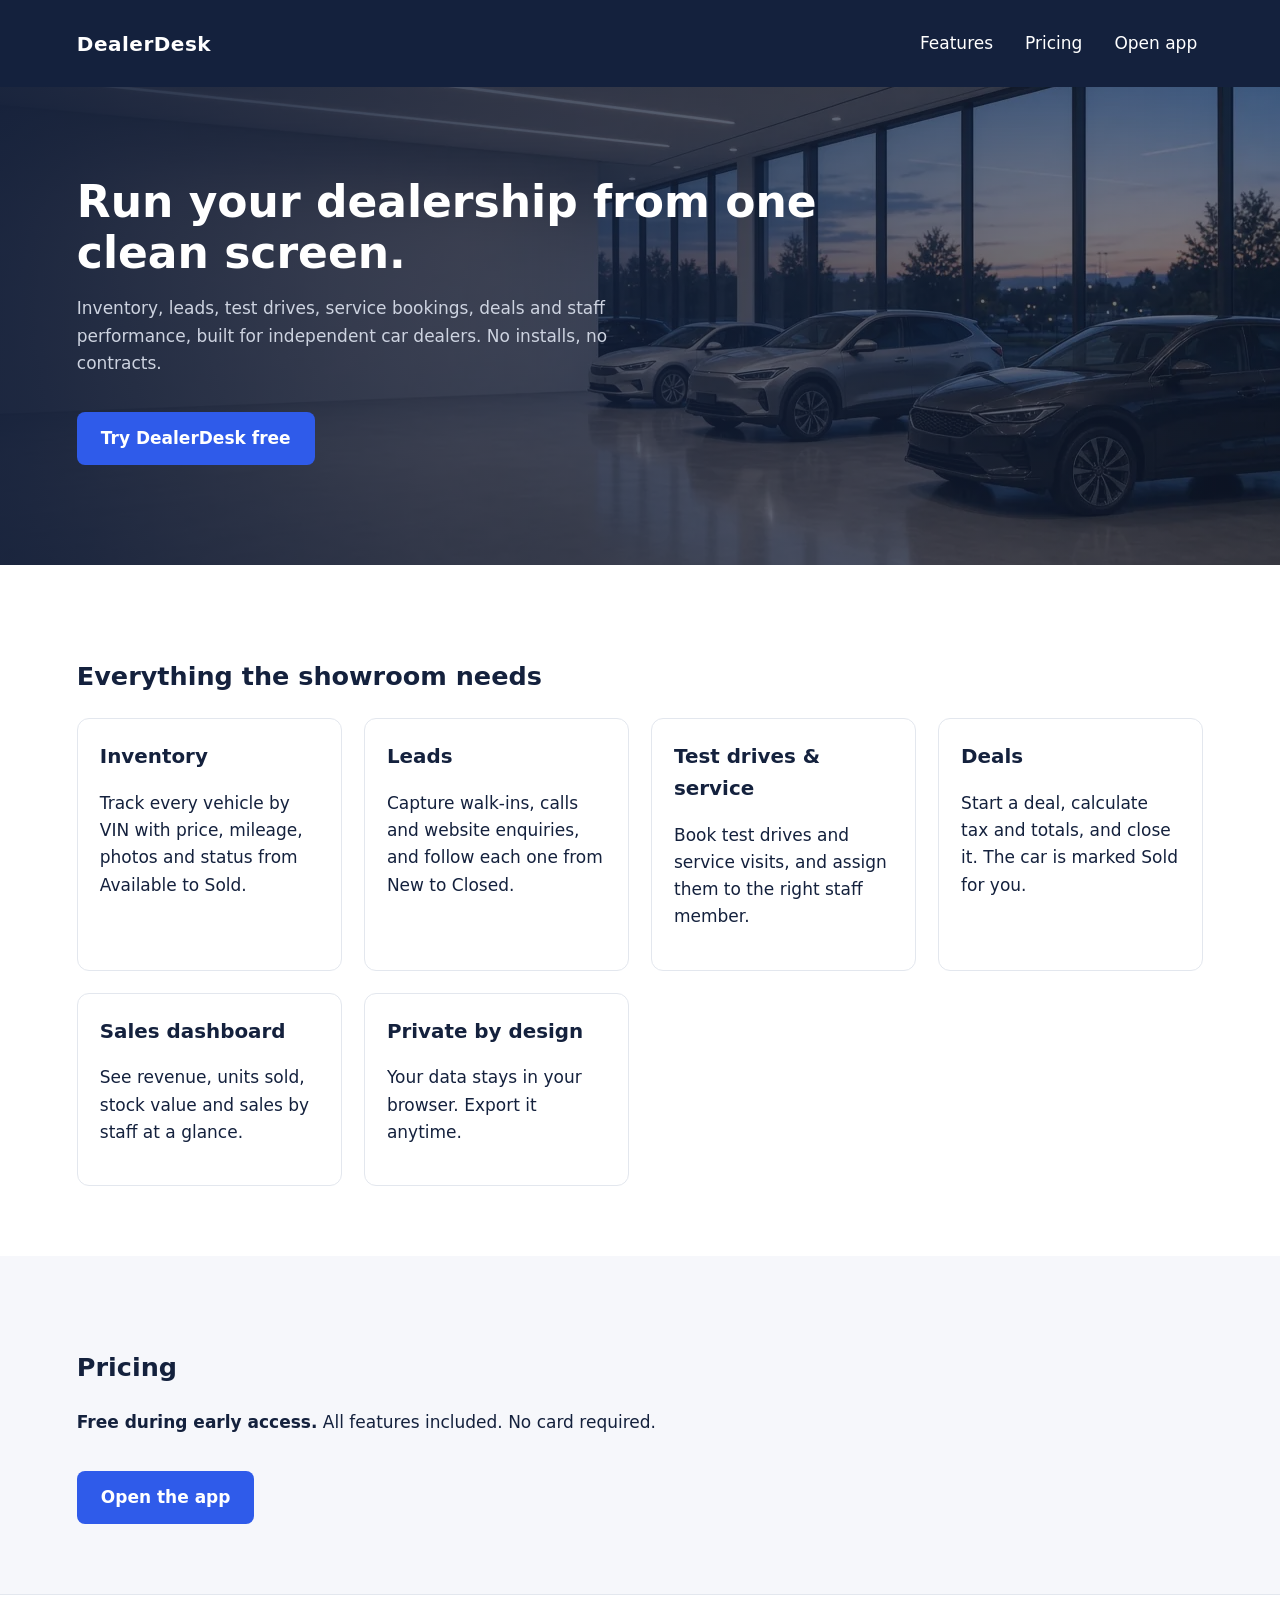
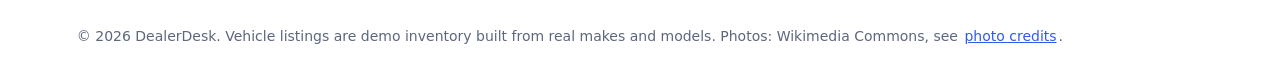
<file: index.html>
<!doctype html><html lang="en"><head><meta charset="utf-8"><meta name="viewport" content="width=device-width,initial-scale=1"><link rel="icon" type="image/svg+xml" href="data:image/svg+xml,%3Csvg xmlns='http://www.w3.org/2000/svg' viewBox='0 0 64 64'%3E%3Crect width='64' height='64' rx='14' fill='#14213d'/%3E%3Ctext x='32' y='42' font-family='Helvetica,Arial,sans-serif' font-size='28' font-weight='700' fill='#fff' text-anchor='middle'%3EDD%3C/text%3E%3C/svg%3E"><title>DealerDesk · Dealership management made simple</title>
<meta name="description" content="DealerDesk: inventory, leads, test drives, service bookings and deals for independent car dealerships. Free, runs in your browser.">
<style>body{margin:0;font:17px/1.6 system-ui,-apple-system,Segoe UI,Roboto,sans-serif;color:#14213d}a{color:#2f5bea}
header{background:#14213d;color:#fff;padding:18px 6vw;display:flex;justify-content:space-between;align-items:center}header b{font-size:20px;letter-spacing:.5px}header a{color:#fff;text-decoration:none;margin-left:20px}
.hero{background:linear-gradient(160deg,#14213d,#22325a);color:#fff;padding:90px 6vw 100px}.hero h1{font-size:44px;line-height:1.15;margin:0 0 16px;max-width:760px}.hero p{max-width:620px;color:#cdd3e0}
.cta{display:inline-block;background:#2f5bea;color:#fff;padding:13px 24px;border-radius:8px;text-decoration:none;font-weight:600;margin-top:18px}
section{padding:70px 6vw}.grid{display:grid;grid-template-columns:repeat(auto-fit,minmax(240px,1fr));gap:22px}.f{border:1px solid #e3e7ee;border-radius:12px;padding:22px}.f h3{margin:0 0 6px}
.alt{background:#f6f7fb}footer{padding:30px 6vw;color:#5c677d;font-size:14px;border-top:1px solid #e3e7ee}header nav a{display:inline-block;padding:12px 6px}footer a{display:inline-block;padding:12px 2px;margin:-12px 0}@media(max-width:600px){.hero{padding:48px 5vw 56px}.hero h1{font-size:32px}}</style></head><body>
<header><b>DealerDesk</b><nav><a href="#features">Features</a><a href="#pricing">Pricing</a><a href="app.html">Open app</a></nav></header>
<div class="hero" style="background:linear-gradient(90deg,rgba(20,33,61,.92),rgba(20,33,61,.55)),url(assets/site/hero.webp) center/cover"><h1>Run your dealership from one clean screen.</h1><p>Inventory, leads, test drives, service bookings, deals and staff performance, built for independent car dealers. No installs, no contracts.</p><a class="cta" href="app.html">Try DealerDesk free</a></div>
<section id="features"><h2>Everything the showroom needs</h2><div class="grid">
<div class="f"><h3>Inventory</h3><p>Track every vehicle by VIN with price, mileage, photos and status from Available to Sold.</p></div>
<div class="f"><h3>Leads</h3><p>Capture walk-ins, calls and website enquiries, and follow each one from New to Closed.</p></div>
<div class="f"><h3>Test drives &amp; service</h3><p>Book test drives and service visits, and assign them to the right staff member.</p></div>
<div class="f"><h3>Deals</h3><p>Start a deal, calculate tax and totals, and close it. The car is marked Sold for you.</p></div>
<div class="f"><h3>Sales dashboard</h3><p>See revenue, units sold, stock value and sales by staff at a glance.</p></div>
<div class="f"><h3>Private by design</h3><p>Your data stays in your browser. Export it anytime.</p></div></div></section>
<section id="pricing" class="alt"><h2>Pricing</h2><p><b>Free during early access.</b> All features included. No card required.</p><a class="cta" href="app.html">Open the app</a></section>
<footer>© 2026 DealerDesk. Vehicle listings are demo inventory built from real makes and models. Photos: Wikimedia Commons, see <a href="CREDITS.md">photo credits</a>.</footer><div id="toast" style="position:fixed;right:18px;bottom:18px;background:#14213d;color:#fff;padding:10px 16px;border-radius:8px;display:none"></div><style>#toast.on{display:block!important}</style><script>(function(){if(!/[?&]watch=1(&|$)/.test(location.search))return;var v=null,told=false;
function busy(){var a=document.activeElement;if(a&&/INPUT|SELECT|TEXTAREA/.test(a.tagName))return true;if(document.querySelector('dialog[open],.modal.open,details[open]'))return true;
return[].some.call(document.querySelectorAll('input,textarea'),function(e){return e.type!=='checkbox'&&e.type!=='search'&&e.value!==e.defaultValue})}
function note(){var t=document.getElementById('toast');if(t){t.textContent='Updated';t.classList.add('on');setTimeout(function(){t.classList.remove('on')},2500)}}
function chk(){fetch('version.json?t='+Date.now(),{cache:'no-store'}).then(function(r){return r.json()}).then(function(j){if(v===null){v=j.v;return}if(j.v!==v){if(busy()){if(!told){told=true;note()}}else location.replace(location.href)}}).catch(function(){})}
chk();setInterval(chk,10000)})();</script>
</body></html>
</file>
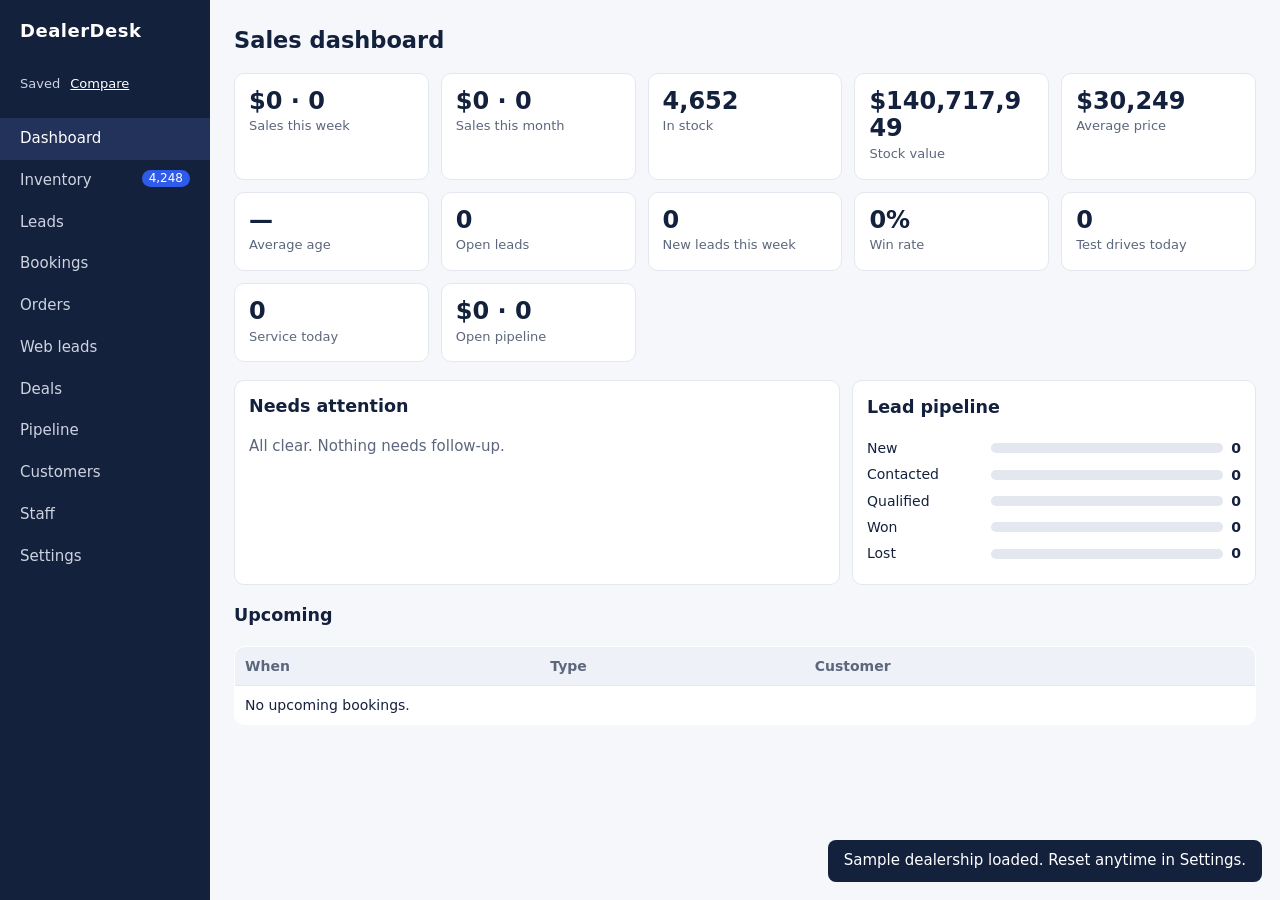
<file: app.html>
<!doctype html><html lang="en"><head><meta charset="utf-8"><meta name="viewport" content="width=device-width,initial-scale=1">
<meta http-equiv="Content-Security-Policy" content="default-src 'self'; img-src data: blob: 'self' https:; style-src 'self' 'unsafe-inline'; script-src 'self' 'unsafe-inline'">
<link rel="icon" type="image/svg+xml" href="data:image/svg+xml,%3Csvg xmlns='http://www.w3.org/2000/svg' viewBox='0 0 64 64'%3E%3Crect width='64' height='64' rx='14' fill='#14213d'/%3E%3Ctext x='32' y='42' font-family='Helvetica,Arial,sans-serif' font-size='28' font-weight='700' fill='#fff' text-anchor='middle'%3EDD%3C/text%3E%3C/svg%3E"><title>DealerDesk</title>
<style>
:root{--ink:#14213d;--muted:#5c677d;--line:#e3e7ee;--bg:#f6f7fb;--card:#fff;--acc:#2f5bea;--ok:#1f8a5b;--warn:#b7791f;--bad:#c0392b}
*{box-sizing:border-box}body{margin:0;font:15px/1.45 system-ui,-apple-system,Segoe UI,Roboto,sans-serif;color:var(--ink);background:var(--bg);display:flex;min-height:100vh}
nav{width:210px;background:var(--ink);color:#fff;padding:18px 0;flex-shrink:0}nav h1{font-size:18px;margin:0 20px 18px;letter-spacing:.5px}
nav button{display:flex;justify-content:space-between;width:100%;background:none;border:0;color:#cdd3e0;text-align:left;padding:10px 20px;font:inherit;cursor:pointer}
nav button.on,nav button:hover{background:#22325a;color:#fff}.badge{background:var(--acc);color:#fff;border-radius:10px;padding:0 7px;font-size:12px}
main{flex:1;min-width:0;max-width:100%;padding:24px;overflow:auto}h2{margin:0 0 16px;font-weight:600}
.kpis{display:grid;grid-template-columns:repeat(auto-fit,minmax(min(170px,100%),1fr));gap:12px;margin-bottom:18px}
.kpi,.card{background:var(--card);border:1px solid var(--line);border-radius:10px;padding:14px;min-width:0}.kpi b{display:block;font-size:24px;line-height:1.15;overflow-wrap:anywhere}.kpi span{color:var(--muted);font-size:13px;overflow-wrap:anywhere}
table{width:100%;border-collapse:collapse;background:var(--card);border:1px solid var(--line);border-radius:10px;overflow:hidden}
th,td{padding:9px 10px;border-bottom:1px solid var(--line);text-align:left;font-size:14px}th{background:#eef1f7;font-weight:600;color:var(--muted)}
.pill{padding:2px 8px;border-radius:10px;font-size:12px;background:#eef1f7}.pill.closed{background:#e3f4ec;color:var(--ok)}.pill.pending{background:#fbf0dc;color:var(--warn)}.pill.lost{background:#f8e1de;color:var(--bad)}
form.row{display:flex;flex-wrap:wrap;gap:8px;margin:0 0 14px}input,select{padding:8px;border:1px solid var(--line);border-radius:6px;font:inherit}
.btn{background:var(--acc);color:#fff;border:0;border-radius:6px;padding:8px 14px;font:inherit;cursor:pointer}.btn.ghost{background:#fff;color:var(--ink);border:1px solid var(--line)}
.thumb{width:76px;height:48px;aspect-ratio:16/10;object-fit:cover;border-radius:6px;background:#eef1f7;display:block;max-width:none}.nophoto{width:76px;height:48px;aspect-ratio:16/10;border-radius:6px;background:#eef1f7}
.toast{position:fixed;right:18px;bottom:18px;background:var(--ink);color:#fff;padding:10px 16px;border-radius:8px;opacity:0;transition:.3s}.toast.on{opacity:1}
@media(max-width:700px){nav{scroll-snap-type:x proximity;-webkit-mask-image:linear-gradient(90deg,#000 88%,transparent);mask-image:linear-gradient(90deg,#000 88%,transparent)}nav button{min-height:44px;scroll-snap-align:start}body{flex-direction:column}nav{width:100%;display:flex;overflow-x:auto;padding:8px;padding-right:calc(8px + 12%)}nav h1{display:none}nav::before{content:"";flex:0 0 0;width:0;margin-left:-8px;scroll-snap-align:start}nav button{width:auto;white-space:nowrap}main{padding:14px}table{display:block;overflow-x:auto;white-space:nowrap}.btn,input,select,nav button{min-height:44px}input,select{font-size:16px}.kpis{grid-template-columns:repeat(2,minmax(0,1fr))}.kpi b{font-size:20px}}
@media(prefers-color-scheme:dark){:root{--ink:#e6e9f2;--muted:#9aa5bd;--line:#2c3550;--bg:#0f1424;--card:#171e33}nav{background:#0a0f1d}th{background:#1f2740}.btn.ghost{background:var(--card)}input,select{background:#0f1424;color:var(--ink)}.toast{background:#2f5bea}.pill,.thumb,.nophoto{background:#1f2740}}
.muted{color:var(--muted)}.row input[type=search]{min-width:240px;flex:1}details summary{cursor:pointer;font-weight:600}.btn[disabled]{opacity:.45;cursor:default}.board{display:grid;grid-template-columns:repeat(6,minmax(0,1fr));gap:10px;align-items:start}.pcol{background:var(--card);border:1px solid var(--line);border-radius:10px;padding:10px;min-width:0}.pcol h3{margin:0 0 8px;font-size:15px;display:flex;justify-content:space-between;align-items:center}.pcard{border:1px solid var(--line);border-radius:8px;padding:9px;margin-bottom:8px;display:grid;gap:3px;background:var(--bg);overflow-wrap:anywhere}.pcard span{font-size:14px}.pcard label{display:grid;gap:2px;font-size:12px;margin-top:4px}.pcard select{width:100%;min-height:44px}.plink{display:inline-flex;align-items:center;justify-content:center;min-height:44px;margin-top:4px;text-decoration:none}.pempty{margin:4px 0;font-size:13px}@media(max-width:1100px){.board{grid-template-columns:repeat(3,minmax(0,1fr))}}@media(max-width:700px){.board{grid-template-columns:minmax(0,1fr)}}.dash2{display:grid;grid-template-columns:minmax(0,3fr) minmax(0,2fr);gap:12px;margin-bottom:18px}.dash2>.card{min-width:0}#needs-attention h3{display:flex;flex-wrap:wrap;align-items:center;gap:8px;line-height:1.3}.att{margin:0;padding-left:1.15rem;overflow-wrap:anywhere}.att li{margin:6px 0;overflow-wrap:anywhere}.att li.hi{color:var(--bad)}.pipe{display:grid;grid-template-columns:minmax(0,7.25rem) minmax(0,1fr) auto;align-items:center;gap:8px;margin:6px 0;font-size:14px;min-width:0}.pipe>span{min-width:0;overflow-wrap:anywhere;line-height:1.2}.ptrack{display:block;height:10px;border-radius:5px;background:var(--line);overflow:hidden}.pipe i{display:block;height:100%;border-radius:5px;background:var(--acc);max-width:100%}.pipe b{text-align:right;font-variant-numeric:tabular-nums}@media(max-width:700px){.dash2{grid-template-columns:minmax(0,1fr)}.pipe{grid-template-columns:minmax(0,1fr) auto}.ptrack{grid-column:1 / -1}.row input[type=search]{min-width:0}}.ta{position:relative;flex:1;min-width:240px;display:flex}.ta input{flex:1}@media(max-width:700px){.row input[type=search],.ta{min-width:0}}.ta-list{display:none;position:absolute;top:100%;left:0;right:0;z-index:5;background:var(--card);border:1px solid var(--line);border-radius:6px;max-height:320px;overflow:auto;box-shadow:0 6px 18px rgba(0,0,0,.12)}.ta-item{padding:9px 12px;cursor:pointer}.ta-item:hover{background:var(--bg)}.row input[type=number][data-inv]{width:110px}
.detail{display:grid;grid-template-columns:minmax(0,3fr) minmax(0,2fr);gap:22px;margin-bottom:18px;min-width:0}.gallery{min-width:0;max-width:100%}.hero-img{display:block;width:100%;max-width:100%;min-width:0;height:auto;aspect-ratio:16/10;object-fit:cover;border-radius:10px;background:var(--line)}.photo-cap{margin:8px 0 0;color:var(--muted);font-size:13px;line-height:1.4;overflow-wrap:anywhere}.thumbs{display:flex;gap:8px;margin-top:8px;max-width:100%;min-width:0;overflow-x:auto}.tbtn{flex:0 0 auto;border:2px solid transparent;padding:0;border-radius:6px;background:none;cursor:pointer;min-width:44px;min-height:44px}.tbtn.on{border-color:var(--acc)}.tbtn img{width:84px;height:53px;aspect-ratio:16/10;object-fit:cover;border-radius:4px;display:block}.price{font-size:28px;font-weight:700;margin:4px 0 8px}.specs th{width:160px}.feat{columns:2;padding-left:18px}main a{color:inherit}.pill.available{background:#e3f4ec;color:var(--ok)}.pill.hold{background:#fbf0dc;color:var(--warn)}.pill.sold{background:#f8e1de;color:var(--bad)}@media(max-width:800px){.detail{grid-template-columns:minmax(0,1fr)}.feat{columns:1}}.dd-heart{background:none;border:1px solid var(--line);border-radius:6px;min-width:44px;min-height:44px;font-size:18px;color:var(--bad);cursor:pointer}.favbar{margin:0 20px 12px;font-size:13px;color:#cdd3e0}.favbar a{color:#fff}.favbar a{display:inline-flex;align-items:center;min-height:44px;padding:0 6px}</style></head><body>
<nav id="nav"><h1>DealerDesk</h1></nav><main id="main"></main><div class="toast" id="toast"></div>
<link rel="stylesheet" href="modules/booking.css"><link rel="stylesheet" href="modules/order.css">
<script>// DealerDesk data schema — standalone, no dependencies.
// Every normalize* function returns a clean object or throws SchemaError.
'use strict';

class SchemaError extends Error {
  constructor(field, message) { super(field + ': ' + message); this.field = field; }
}

const ENUMS = {
  condition: ['new', 'used'],
  carStatus: ['available', 'hold', 'sold'],
  testDriveStatus: ['requested', 'confirmed', 'completed', 'cancelled', 'no_show'],
  serviceType: ['oil_change', 'tires', 'brakes', 'inspection', 'detailing', 'diagnostic', 'other'],
  serviceStatus: ['booked', 'in_progress', 'done', 'cancelled'],
  leadSource: ['website', 'walk_in', 'phone', 'referral', 'social', 'other'],
  leadStatus: ['new', 'contacted', 'qualified', 'won', 'lost'],
  bodyType: ['sedan', 'coupe', 'hatchback', 'wagon', 'convertible', 'suv', 'pickup', 'minivan', 'van'],
  fuelType: ['gasoline', 'diesel', 'hybrid', 'plug-in hybrid', 'electric'],
  drivetrain: ['FWD', 'RWD', 'AWD', '4WD'],
};

const text = (v, max) => (typeof v === 'string' || (typeof v === 'number' && Number.isFinite(v)))
  ? String(v).replace(/[\u0000-\u001f\u007f\u2028\u2029]/g, ' ').replace(/\s+/g, ' ').trim().slice(0, max) : '';

function req(field, v, max) { const t = text(v, max); if (!t) throw new SchemaError(field, 'is required'); return t; }
function oneOf(field, v, list, dflt) {
  if (v == null || v === '') { if (dflt !== undefined) return dflt; throw new SchemaError(field, 'is required'); }
  const t = String(v).toLowerCase();
  if (!list.includes(t)) throw new SchemaError(field, 'must be one of ' + list.join(', '));
  return t;
}
function id(field, v) {
  const t = String(v == null ? '' : v);
  if (!/^[A-Za-z0-9_-]{1,40}$/.test(t)) throw new SchemaError(field, 'must be 1-40 letters, digits, - or _');
  return t;
}
function num(field, v, min, max, int) {
  const n = Number(v);
  if (typeof v === 'boolean' || (typeof v === 'string' && !v.trim()) || v == null || !Number.isFinite(n) || n < min || n > max || (int && !Number.isInteger(n)))
    throw new SchemaError(field, 'must be a ' + (int ? 'whole ' : '') + 'number from ' + min + ' to ' + max);
  return n;
}
function vin(v) {
  const t = text(v, 17).toUpperCase();
  if (!/^[A-HJ-NPR-Z0-9]{17}$/.test(t)) throw new SchemaError('vin', 'must be 17 characters (no I, O or Q)');
  return t;
}
function phone(field, v, optional) {
  const t = text(v, 30);
  if (!t && optional) return '';
  const digits = t.replace(/\D/g, '');
  if (digits.length < 7 || digits.length > 15 || !/^[+0-9 ().-]+$/.test(t)) throw new SchemaError(field, 'is not a valid phone number');
  return t;
}
function email(field, v, optional) {
  const t = text(v, 120).toLowerCase();
  if (!t && optional) return '';
  if (!/^[^\s@<>"']+@[^\s@<>"']+\.[a-z]{2,}$/.test(t)) throw new SchemaError(field, 'is not a valid email');
  return t;
}
// ISO local date-time "YYYY-MM-DDTHH:MM"
function when(field, v) {
  const t = text(v, 16);
  const m = /^(\d{4})-(\d{2})-(\d{2})T(\d{2}):(\d{2})$/.exec(t);
  if (!m) throw new SchemaError(field, 'must look like 2026-11-02T14:30');
  const d = new Date(+m[1], m[2] - 1, +m[3], +m[4], +m[5]);
  if (d.getMonth() !== m[2] - 1 || d.getDate() !== +m[3] || +m[4] > 23 || +m[5] > 59) throw new SchemaError(field, 'is not a real date/time');
  return t;
}
// Photos: https URLs or relative paths to image files inside the site. Nothing else.
function safeUrl(v) {
  if (typeof v !== 'string') return '';
  const u = v.trim();
  if (!u || u.length > 500 || /[\s"'<>\\`]/.test(u) || u.includes('..')) return '';
  if (/^https:\/\/[A-Za-z0-9.-]+(\/[A-Za-z0-9_\/.%~+-]*)?(\?[A-Za-z0-9_=&.%-]*)?$/.test(u)) return u;
  if (/^(\.\/)?[A-Za-z0-9_-][A-Za-z0-9_\/.-]*\.(webp|jpe?g|png|avif)$/i.test(u)) return u;
  return '';
}
function list(v, max, itemMax) {
  const out = [], seen = new Set();
  for (const x of Array.isArray(v) ? v : []) {
    const t = text(x, itemMax);
    if (t && !seen.has(t.toLowerCase())) { seen.add(t.toLowerCase()); out.push(t); }
  }
  return out.slice(0, max);
}
function obj(v, what) { if (!v || typeof v !== 'object' || Array.isArray(v)) throw new SchemaError(what, 'must be an object'); return v; }

function normalizeCustomer(c, field) {
  obj(c, field);
  const out = { name: req(field + '.name', c.name, 80), phone: phone(field + '.phone', c.phone, true), email: email(field + '.email', c.email, true) };
  if (!out.phone && !out.email) throw new SchemaError(field, 'needs a phone or an email');
  return out;
}

// Optional spec fields: only included when present and valid; a bad value throws.
function optNum(c, k, min, max) { return c[k] == null || c[k] === '' ? {} : { [k]: num(k, c[k], min, max, true) }; }
function optText(c, k, max) { const t = text(c[k], max); return t ? { [k]: t } : {}; }
function optSpecs(c) {
  const o = {
    ...optText(c, 'description', 600),
    ...(c.body_type ? { body_type: oneOf('body_type', c.body_type, ENUMS.bodyType) } : {}),
    ...optText(c, 'engine', 60), ...optText(c, 'transmission', 40),
    ...(c.drivetrain ? { drivetrain: oneOf('drivetrain', String(c.drivetrain).toLowerCase(), ENUMS.drivetrain.map(x => x.toLowerCase())).toUpperCase() } : {}),
    ...(c.fuel_type ? { fuel_type: oneOf('fuel_type', c.fuel_type, ENUMS.fuelType) } : {}),
    ...optNum(c, 'horsepower', 40, 2000),
    ...optNum(c, 'mpg_city', 5, 150), ...optNum(c, 'mpg_highway', 5, 150), ...optNum(c, 'mpg_combined', 5, 150),
    ...optNum(c, 'mpge', 20, 200), ...optNum(c, 'range_miles', 30, 700),
    ...optNum(c, 'doors', 2, 5), ...optNum(c, 'seats', 1, 15),
    ...optText(c, 'interior_color', 30),
  };
  if (o.fuel_type === 'electric' && (o.mpg_city || o.mpg_highway)) throw new SchemaError('mpg_city', 'electric cars use range_miles, not MPG');
  return o;
}
const optionalSpecs = optSpecs;

const YEAR_MAX = new Date().getFullYear() + 2;

function normalizeCar(c) {
  obj(c, 'car');
  const condition = oneOf('condition', c.condition, ENUMS.condition);
  const mileage = c.mileage == null || c.mileage === '' ? 0 : num('mileage', c.mileage, 0, 2000000, true);
  return {
    id: id('id', c.id),
    stock_no: req('stock_no', c.stock_no, 20),
    vin: vin(c.vin),
    year: num('year', c.year, 1900, YEAR_MAX, true),
    make: req('make', c.make, 40),
    model: req('model', c.model, 60),
    trim: text(c.trim, 60),
    price_cents: (c.price == null && c.price_cents != null) ? num('price_cents', c.price_cents, 0, 1000000000, true) : Math.round(num('price', c.price, 0, 10000000) * 100),
    mileage,
    color: text(c.color, 30),
    condition,
    status: oneOf('status', c.status, ENUMS.carStatus, 'available'),
    photos: (Array.isArray(c.photos) ? c.photos : []).map(safeUrl).filter(Boolean).slice(0, 30),
    features: list(c.features, 40, 60),
    ...optionalSpecs(c),
  };
}

function normalizeTestDrive(t, cars) {
  obj(t, 'test_drive');
  const out = {
    id: id('id', t.id),
    customer: normalizeCustomer(t.customer, 'customer'),
    car_id: id('car_id', t.car_id),
    at: when('at', t.at),
    status: oneOf('status', t.status, ENUMS.testDriveStatus, 'requested'),
    notes: text(t.notes, 300),
  };
  if (cars) {
    const car = cars.find(c => c.id === out.car_id);
    if (!car) throw new SchemaError('car_id', 'no car with that id');
    if (car.status === 'sold' && out.status !== 'cancelled') throw new SchemaError('car_id', 'that car is sold');
  }
  return out;
}

function normalizeServiceBooking(s) {
  obj(s, 'service_booking');
  const v = obj(s.vehicle, 'vehicle');
  return {
    id: id('id', s.id),
    customer: normalizeCustomer(s.customer, 'customer'),
    vehicle: {
      year: num('vehicle.year', v.year, 1900, YEAR_MAX, true),
      make: req('vehicle.make', v.make, 40),
      model: req('vehicle.model', v.model, 60),
      vin: v.vin ? vin(v.vin) : '',
      plate: text(v.plate, 12).toUpperCase(),
    },
    service_type: oneOf('service_type', s.service_type, ENUMS.serviceType),
    at: when('at', s.at),
    status: oneOf('status', s.status, ENUMS.serviceStatus, 'booked'),
    notes: text(s.notes, 300),
  };
}

function normalizeLead(l, cars) {
  obj(l, 'lead');
  const out = {
    id: id('id', l.id),
    name: req('name', l.name, 80),
    phone: phone('phone', l.phone, true),
    email: email('email', l.email, true),
    interest_car_id: l.interest_car_id ? id('interest_car_id', l.interest_car_id) : null,
    source: oneOf('source', l.source, ENUMS.leadSource, 'website'),
    status: oneOf('status', l.status, ENUMS.leadStatus, 'new'),
    notes: text(l.notes, 1000),
  };
  if (!out.phone && !out.email) throw new SchemaError('lead', 'needs a phone or an email');
  if (cars && out.interest_car_id && !cars.some(c => c.id === out.interest_car_id)) throw new SchemaError('interest_car_id', 'no car with that id');
  return out;
}

const MAX_CARS = 20000;
// Whole dealership dataset. Unique ids per collection, cross-references checked.
function normalizeDealership(d) {
  obj(d, 'dealership');
  const arr = (v, name) => { if (v == null) return []; if (!Array.isArray(v)) throw new SchemaError(name, 'must be a list'); return v; };
  const uniq = (arr, name) => { const s = new Set(); for (const x of arr) { if (s.has(x.id)) throw new SchemaError(name, 'duplicate id ' + x.id); s.add(x.id); } return arr; };
  const rawCars = arr(d.cars, 'cars');
  if (rawCars.length > MAX_CARS) throw new SchemaError('cars', 'too many cars: ' + rawCars.length + ' (limit ' + MAX_CARS + '). Split the inventory or raise MAX_CARS.');
  const cars = uniq(rawCars.map(normalizeCar), 'cars');
  const stock = new Set(); for (const c of cars) { if (stock.has(c.stock_no)) throw new SchemaError('cars', 'duplicate stock_no ' + c.stock_no); stock.add(c.stock_no); }
  return {
    dealer_name: text(d.dealer_name, 80) || 'Our dealership',
    cars,
    test_drives: uniq(arr(d.test_drives, 'test_drives').map(t => normalizeTestDrive(t, cars)), 'test_drives'),
    service_bookings: uniq(arr(d.service_bookings, 'service_bookings').map(normalizeServiceBooking), 'service_bookings'),
    leads: uniq(arr(d.leads, 'leads').map(l => normalizeLead(l, cars)), 'leads'),
  };
}

const api = { MAX_CARS, SchemaError, ENUMS, safeUrl, normalizeCar, normalizeTestDrive, normalizeServiceBooking, normalizeLead, normalizeDealership };
if (typeof module !== 'undefined' && module.exports) module.exports = api;
else if (typeof window !== 'undefined') window.DealerDeskSchema = api;
</script>
<script>// DealerDesk sales dashboard data. Plain JS, no dependencies, pure functions (no DOM, no storage writes).
// Node: require('./dashboard.js')   Browser: window.DealerDeskDashboard
// Every function takes plain data plus `now` (Date, ms or ISO string; default = current time) and never throws
// on missing/empty/odd input. Money is in cents. "Today/week/month" use the local time zone; weeks start Monday.
(function (root) {
  'use strict';
  var DAY = 86400000;
  var arr = function (v) { return Array.isArray(v) ? v.filter(function (x) { return x && typeof x === 'object'; }) : []; };
  var cents = function (v) { var n = Number(v); return Number.isFinite(n) && n > 0 ? Math.round(n) : 0; };
  var inc = function (o, k) { k = k == null || k === '' ? 'unknown' : String(k); if (!Object.prototype.hasOwnProperty.call(o, k) && k in o) k = 'unknown:' + k; o[k] = (Object.prototype.hasOwnProperty.call(o, k) ? o[k] : 0) + 1; };
  var pad = function (n) { return String(n).padStart(2, '0'); };
  function toDate(v) {
    if (v instanceof Date) return isNaN(v) ? null : v;
    if (typeof v === 'number' && Number.isFinite(v)) return new Date(v);
    if (typeof v === 'string' && v.trim()) {
      var m = /^(\d{4})-(\d{2})-(\d{2})(?:[T ](\d{2}):(\d{2}))?$/.exec(v.trim()); // local date or local date-time
      if (m) { var d0 = new Date(+m[1], m[2] - 1, +m[3], +(m[4] || 0), +(m[5] || 0)); return d0.getMonth() === m[2] - 1 && d0.getDate() === +m[3] && +(m[4] || 0) < 24 && +(m[5] || 0) < 60 ? d0 : null; } // no Feb 31 -> Mar 3 rollover
      var d = new Date(v); return isNaN(d) ? null : d;
    }
    return null;
  }
  function nowDate(now) { return toDate(now == null ? Date.now() : now) || new Date(); }
  function dayKey(d) { return d.getFullYear() + '-' + pad(d.getMonth() + 1) + '-' + pad(d.getDate()); }
  function startOfDay(d) { return new Date(d.getFullYear(), d.getMonth(), d.getDate()); }
  function startOfWeek(d) { var s = startOfDay(d); s.setDate(s.getDate() - ((s.getDay() + 6) % 7)); return s; }
  function startOfMonth(d) { return new Date(d.getFullYear(), d.getMonth(), 1); }

  // When a record was created: createdAt / created_at / listed_at / added_at, else the app's uid() timestamp ("ld-<base36 ms><4 random>").
  function createdTime(r) {
    var v = r.createdAt != null ? r.createdAt : r.created_at != null ? r.created_at : r.listed_at != null ? r.listed_at : r.added_at;
    var d = toDate(v); if (d) return d.getTime();
    var m = /^[a-z]+-([0-9a-z]{7,9})[0-9a-z]{4}$/.exec(String(r.id || ''));
    if (m) { var t = parseInt(m[1], 36); if (t > 1.5e12 && t < 4e12) return t; }
    return null;
  }
  // Appointment time: schema `at` ("YYYY-MM-DDTHH:MM") or booking module `date` + `time`.
  function apptTime(b) { return toDate(b.at || (b.date ? b.date + (b.time ? 'T' + b.time : '') : null)); }
  function customerName(b) { var c = b.customer; return (c && typeof c === 'object' ? c.name : c) || b.name || ''; }

  // Status normalisation across the app (schema names) and the booking module.
  var TD_MAP = Object.assign(Object.create(null), { booked: 'requested', 'no-show': 'no_show' });
  var SV_MAP = Object.assign(Object.create(null), { scheduled: 'booked', 'checked-in': 'in_progress', 'in-progress': 'in_progress', ready: 'in_progress', 'picked-up': 'done' });
  var tdStatus = function (s) { s = String(s || 'requested').toLowerCase(); return TD_MAP[s] || s; };
  var svStatus = function (s) { s = String(s || 'booked').toLowerCase(); return SV_MAP[s] || s; };

  function pick(data, a, b) { data = data && typeof data === 'object' ? data : {}; return arr(data[a] != null ? data[a] : data[b]); }

  function inventoryStats(cars, now) {
    var n = nowDate(now).getTime(), list = arr(cars);
    var out = { total: list.length, available: 0, hold: 0, sold: 0, by_body_type: {}, by_fuel: {}, by_make: {}, avg_price_cents: 0, avg_age_days: null, stock_value_cents: 0 };
    var priceSum = 0, priceN = 0, ageSum = 0, ageN = 0;
    list.forEach(function (c) {
      var st = String(c.status || 'available').toLowerCase(); if (st === 'pending') st = 'hold';
      if (st === 'available' || st === 'hold' || st === 'sold') out[st]++;
      inc(out.by_body_type, c.body_type); inc(out.by_fuel, c.fuel_type || c.fuel); inc(out.by_make, c.make);
      var p = cents(c.price_cents != null ? c.price_cents : Number(c.price) * 100);
      if (st === 'available' || st === 'hold') { if (p) { priceSum += p; priceN++; } out.stock_value_cents += p; }
      var t = createdTime(c); if (t != null && t <= n && (st === 'available' || st === 'hold')) { ageSum += (n - t) / DAY; ageN++; }
    });
    out.avg_price_cents = priceN ? Math.round(priceSum / priceN) : 0; // unsold cars only
    out.avg_age_days = ageN ? Math.round(ageSum / ageN * 10) / 10 : null; // null when no car has a listed/created time
    return out;
  }

  function leadStats(leads, now) {
    var d = nowDate(now), day0 = startOfDay(d).getTime(), wk0 = startOfWeek(d).getTime(), list = arr(leads);
    var out = { total: list.length, by_status: { new: 0, contacted: 0, qualified: 0, won: 0, lost: 0 }, by_source: {}, new_today: 0, new_this_week: 0, conversion_rate: 0, win_rate: 0 };
    list.forEach(function (l) {
      inc(out.by_status, String(l.status || 'new').toLowerCase()); inc(out.by_source, l.source || (l.interest ? 'website' : null));
      var t = createdTime(l); if (t != null) { if (t >= day0) out.new_today++; if (t >= wk0) out.new_this_week++; }
    });
    var won = out.by_status.won, lost = out.by_status.lost;
    out.conversion_rate = list.length ? Math.round(won / list.length * 1000) / 1000 : 0; // won / all leads
    out.win_rate = won + lost ? Math.round(won / (won + lost) * 1000) / 1000 : 0;      // won / closed (won+lost)
    return out;
  }

  function bookingStats(list, now, normStatus, inactive) {
    var d = nowDate(now), today = dayKey(d), out = { total: 0, today: [], upcoming: [], by_status: {} };
    arr(list).forEach(function (b) {
      var s = normStatus(b.status); out.total++; inc(out.by_status, s);
      var t = apptTime(b); if (!t || inactive[s]) return;
      var item = { id: b.id, at: t.getTime(), when: dayKey(t) + 'T' + pad(t.getHours()) + ':' + pad(t.getMinutes()), customer: customerName(b), status: s, car_id: b.car_id || b.vin || b.stock || null, service_type: b.service_type || b.type || undefined };
      if (dayKey(t) === today) out.today.push(item); else if (t > d) out.upcoming.push(item);
    });
    var by = function (a, b) { return a.at - b.at; }; out.today.sort(by); out.upcoming.sort(by);
    return out;
  }
  var testDriveStats = function (list, now) { return bookingStats(list, now, tdStatus, { cancelled: 1, completed: 1, no_show: 1 }); };
  var serviceStats = function (list, now) { return bookingStats(list, now, svStatus, { cancelled: 1, done: 1 }); };

  // Deals (app: pending/closed/lost) and orders (any status string) as one pipeline.
  function dealAmount(x) { return cents(x.price_cents != null ? x.price_cents : x.total_cents != null ? x.total_cents : Number(x.price != null ? x.price : x.total) * 100); }
  function pipeline(deals, orders) {
    var out = { stages: Object.create(null), open_count: 0, open_value_cents: 0 };
    var add = function (x, kind) {
      var s = String(x.status || x.stage || 'pending').toLowerCase(), a = dealAmount(x);
      var g = Object.prototype.hasOwnProperty.call(out.stages, s) ? out.stages[s] : (out.stages[s] = { count: 0, value_cents: 0, deals: 0, orders: 0 });
      g.count++; g.value_cents += a; g[kind]++;
      if (!/^(closed|won|sold|delivered|completed|lost|cancelled|canceled)$/.test(s)) { out.open_count++; out.open_value_cents += a; }
    };
    arr(deals).forEach(function (x) { add(x, 'deals'); }); arr(orders).forEach(function (x) { add(x, 'orders'); });
    return out;
  }

  function salesTotals(deals, orders, now) {
    var d = nowDate(now), wk0 = startOfWeek(d).getTime(), mo0 = startOfMonth(d).getTime(), end = d.getTime();
    var out = { week_cents: 0, week_count: 0, month_cents: 0, month_count: 0 };
    arr(deals).concat(arr(orders)).forEach(function (x) {
      if (!/^(closed|won|sold|delivered|completed)$/.test(String(x.status || '').toLowerCase())) return;
      var t = toDate(x.closed_at || x.closedAt || x.date || x.created_at || x.createdAt); if (!t) return; t = t.getTime();
      if (t > end) return; // ignore future-dated
      var a = dealAmount(x);
      if (t >= wk0) { out.week_cents += a; out.week_count++; }
      if (t >= mo0) { out.month_cents += a; out.month_count++; }
    });
    return out;
  }

  function needsAttention(data, now) {
    var d = nowDate(now), n = d.getTime(), today = dayKey(d), out = [];
    pick(data, 'leads').forEach(function (l) {
      if (String(l.status || 'new').toLowerCase() !== 'new' || l.contacted_at || l.contactedAt) return;
      var t = createdTime(l); if (t == null || n - t <= DAY) return;
      out.push({ type: 'lead_uncontacted', id: l.id, name: l.name || '', hours_waiting: Math.floor((n - t) / 3600000), message: (l.name || 'A lead') + ' has waited over 24 hours with no contact.' });
    });
    pick(data, 'test_drives', 'testDrives').forEach(function (b) {
      var t = apptTime(b); if (!t || dayKey(t) !== today || tdStatus(b.status) !== 'requested') return;
      out.push({ type: 'test_drive_unconfirmed', id: b.id, name: customerName(b), at: t.getTime(), message: 'Test drive today at ' + pad(t.getHours()) + ':' + pad(t.getMinutes()) + ' for ' + (customerName(b) || 'a customer') + ' is not confirmed.' });
    });
    return out.sort(function (a, b) { return (b.hours_waiting || 0) - (a.hours_waiting || 0) || (a.at || 0) - (b.at || 0); });
  }

  function summary(data, now) {
    var d = nowDate(now);
    var deals = pick(data, 'deals'), orders = pick(data, 'orders');
    return {
      generated_at: d.toISOString(),
      inventory: inventoryStats(pick(data, 'cars'), d),
      leads: leadStats(pick(data, 'leads'), d),
      test_drives: testDriveStats(pick(data, 'test_drives', 'testDrives'), d),
      service: serviceStats(pick(data, 'service_bookings', 'serviceBookings'), d),
      pipeline: pipeline(deals, orders),
      sales: salesTotals(deals, orders, d),
      needs_attention: needsAttention(data, d),
    };
  }

  // Convenience: build `data` from the live app's localStorage (read-only). getItem = key => string|null.
  // baseCars = cars.json `cars`. Keys: 'dealerdesk.v2' (app state), 'dealerdesk.leads.v1' (web leads), 'dealerdesk_booking' (booking module).
  function fromStorage(getItem, baseCars) {
    var read = function (k) { try { var v = getItem(k); return v ? JSON.parse(v) : null; } catch (e) { return null; } };
    var st = read('dealerdesk.v2') || {}, web = read('dealerdesk.leads.v1'), bk = read('dealerdesk_booking') || {};
    var removed = {};
    (Array.isArray(st.cars_removed) ? st.cars_removed : []).forEach(function (id) { removed[id] = 1; });
    var ov = st.car_overrides && typeof st.car_overrides === 'object' ? st.car_overrides : {};
    var seen = {}, all = arr(baseCars).concat(arr(st.cars_added));
    var cars = all.reverse().filter(function (c) { if (c.id == null) return true; var k = String(c.id); if (seen[k]) return false; seen[k] = 1; return true; }).reverse()
      .filter(function (c) { return !removed[c.id]; })
      .map(function (c) { return ov[c.id] ? Object.assign({}, c, ov[c.id]) : c; });
    return {
      cars: cars,
      leads: arr(st.leads).concat(arr(web)),
      test_drives: arr(st.test_drives).concat(arr(bk.testDrives)),
      service_bookings: arr(st.service_bookings).concat(arr(bk.serviceBookings || bk.services)),
      deals: arr(st.deals),
      orders: arr(st.orders),
    };
  }

  var api = { _toDate: toDate, summary: summary, inventoryStats: inventoryStats, leadStats: leadStats, testDriveStats: testDriveStats, serviceStats: serviceStats,
    pipeline: pipeline, salesTotals: salesTotals, needsAttention: needsAttention, fromStorage: fromStorage, _createdTime: createdTime };
  if (typeof module !== 'undefined' && module.exports) module.exports = api; else root.DealerDeskDashboard = api;
})(typeof self !== 'undefined' ? self : this);
</script><script src="modules/store.js"></script><script src="modules/inventory.js"></script><script src="modules/favorites.js"></script><script src="modules/compare.js"></script><script src="modules/leads.js"></script><script src="modules/qr.js"></script><script src="modules/qr-label.js"></script><script src="modules/booking.js"></script><script src="modules/order.js"></script><script src="modules/service-history.js"></script>
<script>
(function(){
'use strict';
var S=window.DealerDeskSchema,KEY='dealerdesk.v2',OLD='dealerdesk.v1',PAGE=50;
var WL=null;try{if(window.DDLeads)WL=window.DDLeads.create()}catch(e){}
function uid(p){return p+'-'+Date.now().toString(36)+Math.random().toString(36).slice(2,6)}
function today(){var d=new Date();return d.getFullYear()+'-'+String(d.getMonth()+1).padStart(2,'0')+'-'+String(d.getDate()).padStart(2,'0')}
function esc(v){return String(v==null?'':v).replace(/[&<>"']/g,function(c){return'&#'+c.charCodeAt(0)+';'})}
var base={dealer_name:'',cars:[],test_drives:[],service_bookings:[],leads:[]},baseOk=false;
function blank(){return{schema:2,settings:{dealer_name:'',currency:'USD',tax_rate:6,sound:true},staff:[{id:'st-1',name:'Dana Reyes',role:'Sales Manager'},{id:'st-2',name:'Marcus Lee',role:'Sales'},{id:'st-3',name:'Priya Shah',role:'Service Advisor'}],
 deals:[],leads:[],test_drives:[],service_bookings:[],seeded:false,car_overrides:{},cars_added:[],cars_removed:[]}}
/* v1 -> v2 migration (old app field names -> schema.js names). Invalid old records are dropped, not crashed on. */
function migrate(o){var d=blank(),bad=0;o=o||{};var st=o.settings||{};
 d.settings={dealer_name:st.dealer||'',currency:st.currency||'USD',tax_rate:+st.taxRate||0,sound:st.sound!==false};
 if(Array.isArray(o.staff)&&o.staff.length)d.staff=o.staff.map(function(s){return{id:'st-'+String(s.id).replace(/[^\w-]/g,''),name:String(s.name||''),role:String(s.role||'Sales')}});
 var sample=NM(),map=NM();['c1','c2','c3','c4'].forEach(function(k){sample[k]=1});
 (o.cars||[]).forEach(function(c){if(sample[c.id])return;try{var n=S.normalizeCar({id:'car-u'+String(c.id).replace(/[^\w-]/g,''),stock_no:'U'+String(c.id).slice(-8),vin:c.vin,year:c.year,make:c.make,model:c.model,price:+c.price||0,mileage:+c.mileage||0,condition:'used',status:{Pending:'hold',Sold:'sold'}[c.status]||'available',photos:c.photo?[c.photo]:[]});d.cars_added.push(n);map[c.id]=n.id}catch(e){bad++}});
 d.leads=[];(o.leads||[]).forEach(function(l){try{d.leads.push(S.normalizeLead({id:'ld-u'+String(l.id).replace(/[^\w-]/g,''),name:l.name,phone:l.phone,interest_car_id:map[l.carId]||null,source:{'Walk-in':'walk_in',Phone:'phone',Website:'website'}[l.source]||'other',status:{New:'new',Contacted:'contacted',Qualified:'qualified',Closed:'won',Lost:'lost'}[l.status]||'new',notes:l.source==='QR'?'QR code':''}))}catch(e){bad++}});
 d.test_drives=[];d.service_bookings=[];
 (o.deals||[]).forEach(function(x){if(!map[x.carId])return;d.deals.push({id:'dl-u'+String(x.id).replace(/[^\w-]/g,''),car_id:map[x.carId],buyer:String(x.buyer||''),price_cents:Math.round((+x.price||0)*100),staff_id:'st-'+x.staffId,status:{Closed:'closed',Lost:'lost'}[x.status]||'pending',date:x.date||today()})});
 d.seeded=true;d.migrated_from_v1=true;d.migration_dropped=bad;return d}
function load(){try{var r=localStorage.getItem(KEY);if(r){var d=JSON.parse(r);if(d&&d.schema===2)return Object.assign(blank(),d)}}catch(e){}
 try{var o=localStorage.getItem(OLD);if(o){var m=migrate(JSON.parse(o));return m}}catch(e){}var b=blank();b.firstRun=true;return b}
var st=load();function save(){var c=Object.assign({},st);delete c.firstRun;localStorage.setItem(KEY,JSON.stringify(c))}
function seedFromBase(){if(!st.seeded&&baseOk){st.seeded=true;st.leads=base.leads.concat(st.leads);st.test_drives=base.test_drives.concat(st.test_drives);st.service_bookings=base.service_bookings.concat(st.service_bookings)}if(!st.settings.dealer_name&&base.dealer_name&&base.dealer_name!=='Our dealership')st.settings.dealer_name=base.dealer_name}
function NM(){return Object.create(null)}function own(o,k){return Object.prototype.hasOwnProperty.call(o,k)}
var carCache=null;function cars(){if(carCache)return carCache;var rm=NM();st.cars_removed.forEach(function(i){rm[i]=1});
 carCache=base.cars.filter(function(c){return!rm[c.id]}).map(function(c){var o=own(st.car_overrides,c.id)?st.car_overrides[c.id]:null;return o?Object.assign({},c,o):c}).concat(st.cars_added.filter(function(c){return!rm[c.id]}));
 carCache.byId=NM();carCache.forEach(function(c){carCache.byId[c.id]=c});return carCache}
function dirty(){carCache=null}
function car(id){return cars().byId[id]}
function carName(id){var c=car(id);return c?c.year+' '+c.make+' '+c.model+(c.trim?' '+c.trim:''):(id?'Removed car':'—')}
function staff(id){var s=st.staff.find(function(x){return x.id===id});return s?s.name:(id?'Removed staff':'—')}
function money(c){try{return new Intl.NumberFormat('en-US',{style:'currency',currency:st.settings.currency,maximumFractionDigits:0}).format((+c||0)/100)}catch(e){return'$'+Math.round((+c||0)/100)}}
function label(s){return String(s||'').replace(/_/g,' ').replace(/^./,function(x){return x.toUpperCase()})}
function opts(list,lab,sel,blankL){return(blankL!=null?'<option value="">'+esc(blankL)+'</option>':'')+list.map(function(x){var v=typeof x==='string'?x:x.id;return'<option value="'+esc(v)+'"'+(v===sel?' selected':'')+'>'+esc(lab(x))+'</option>'}).join('')}
function empty(n,msg){return'<tr><td class="empty" colspan="'+n+'">'+esc(msg)+'</td></tr>'}
var actx;function chime(){if(!st.settings.sound)return;try{actx=actx||new(window.AudioContext||window.webkitAudioContext)();var t=actx.currentTime,o=actx.createOscillator(),g=actx.createGain();o.type='sine';o.frequency.setValueAtTime(660,t);o.frequency.linearRampToValueAtTime(880,t+0.18);g.gain.setValueAtTime(0.0001,t);g.gain.exponentialRampToValueAtTime(0.12,t+0.03);g.gain.exponentialRampToValueAtTime(0.0001,t+0.6);o.connect(g).connect(actx.destination);o.start(t);o.stop(t+0.65)}catch(e){}}
function toast(m){var t=document.getElementById('toast');t.textContent=m;t.classList.add('on');clearTimeout(toast.h);toast.h=setTimeout(function(){t.classList.remove('on')},2200)}
var NOPHOTO='assets/site/no-photo.webp';
function photo(c){var p=(c.photos&&c.photos[0])||NOPHOTO;return'<img class="thumb" loading="lazy" decoding="async" alt="" src="'+esc(p)+'" data-fallback="1">'}
function photoCap(c){try{var f=window.DDInventory&&DDInventory.photoCaption;return f?String(f(c)||''):''}catch(e){return''}}
function plural(n,w,pl){n=+n||0;return n.toLocaleString()+' '+(n===1?w:(pl||w+'s'))}
function schemaErr(e){var m=String(e&&e.message||'invalid');if(!(e&&e.field))return'Could not save: '+m;var f=String(e.field);if(m.toLowerCase().indexOf(f.toLowerCase()+':')===0)m=m.slice(f.length+1).replace(/^\s+/,'');return label(f)+': '+m}
var BODY={sedan:'Sedan',suv:'SUV',pickup:'Pickup',hatch:'Hatchback',ev:'Sedan',minivan:'Minivan',coupe:'Coupe',convertible:'Convertible',wagon:'Wagon',luxury:'Sedan',compact:'Hatchback'};
function bodyType(c){if(c.body_type){var bt=String(c.body_type).toLowerCase();return{suv:'SUV',pickup:'Pickup',truck:'Pickup',hatchback:'Hatchback',van:'Minivan',minivan:'Minivan'}[bt]||label(bt)}var m=/cars\/([a-z]+)-/.exec((c.photos||[])[0]||'');return m&&BODY[m[1]]||'Other'}
var UV=NM();function uniqVals(fn){var cs=cars(),k=fn.name+cs.length;if(UV[k])return UV[k];var o=NM();cs.forEach(function(c){o[fn(c)]=1});return UV[k]=Object.keys(o).sort()}
function fuel(c){var ft=c.fuel_type||c.fuel;if(ft)return({ev:'Electric',electric:'Electric',phev:'Plug-in hybrid',hybrid:'Hybrid',gas:'Gasoline',gasoline:'Gasoline',diesel:'Diesel'})[String(ft).toLowerCase()]||label(ft);var t=((c.photos||[])[0]||'')+' '+c.model+' '+c.trim+' '+(c.features||[]).join(' ');return/\bev-|electric|\bEV\b/i.test(t)?'Electric':/hybrid/i.test(t)?'Hybrid':'Gasoline'}
function describe(c){if(c.description)return c.description;return(c.condition==='new'?'Brand-new ':'Pre-owned ')+c.year+' '+c.make+' '+c.model+(c.trim?' '+c.trim:'')+(c.color?' in '+c.color.toLowerCase():'')+'. '+(c.condition==='new'?'Delivery miles only. ':c.mileage.toLocaleString()+' miles. ')+((c.features||[]).length?'Highlights: '+c.features.slice(0,4).join(', ')+'.':'')}
/* Type-ahead: up to 5 model suggestions per matching make */
function suggest(q){q=String(q||'').trim().toLowerCase();if(!q)return[];var mm=NM();cars().forEach(function(c){var k=c.make;(mm[k]=mm[k]||NM())[c.model]=(mm[k][c.model]||0)+1});var out=[];
 Object.keys(mm).sort().forEach(function(mk){var models=Object.keys(mm[mk]).sort(function(a,b){return mm[mk][b]-mm[mk][a]||(a<b?-1:1)});var mkHit=mk.toLowerCase().indexOf(q)===0;
  var hits=models.filter(function(m){return mkHit||(mk+' '+m).toLowerCase().indexOf(q)>=0||m.toLowerCase().indexOf(q)===0}).slice(0,5);hits.forEach(function(m){out.push({make:mk,model:m,count:mm[mk][m]})})});return out.slice(0,25)}
/* Inventory: minimal, swappable for coder 3's module via DealerDesk.registerView('inventory',...) */
var inv={q:'',status:'',condition:'',make:'',model:'',body:'',fuel:'',pmin:'',pmax:'',ymin:'',ymax:'',mmax:'',sort:'newest',page:0};
function invList(){var q=inv.q.toLowerCase();var l=cars().filter(function(c){return(!inv.status||c.status===inv.status)&&(!inv.condition||c.condition===inv.condition)&&(!inv.make||c.make===inv.make)&&(!inv.model||c.model===inv.model)&&(!inv.body||bodyType(c)===inv.body)&&(!inv.fuel||fuel(c)===inv.fuel)&&(inv.pmin===''||c.price_cents>=inv.pmin*100)&&(inv.pmax===''||c.price_cents<=inv.pmax*100)&&(inv.ymin===''||c.year>=+inv.ymin)&&(inv.ymax===''||c.year<=+inv.ymax)&&(inv.mmax===''||c.mileage<=+inv.mmax)&&(!q||(c.year+' '+c.make+' '+c.model+' '+c.trim+' '+c.vin+' '+c.stock_no+' '+c.color).toLowerCase().indexOf(q)>=0)});
 var f={price_asc:function(a,b){return a.price_cents-b.price_cents},price_desc:function(a,b){return b.price_cents-a.price_cents},year_desc:function(a,b){return b.year-a.year},mileage_asc:function(a,b){return a.mileage-b.mileage},newest:null}[inv.sort];return f?l.slice().sort(f):l}
var PSTAGES=[['lead','Lead'],['test_drive','Test drive'],['negotiating','Negotiating'],['reserved','Reserved/Ordered'],['sold','Sold'],['lost','Lost']],PSK={lead:1,test_drive:1,negotiating:1,reserved:1,sold:1,lost:1};
var WLraw=null,WLpend=false;function leadsRaw(){try{return localStorage.getItem('dealerdesk.leads.v1')}catch(e){return null}}
function refreshWL(){if(!window.DDLeads)return;var raw=leadsRaw();if(raw!==WLraw){try{WL=DDLeads.create()}catch(e){return}WLraw=raw;WLpend=true}if(!WLpend||cur!=='pipeline')return;var ae=document.activeElement;if(ae&&ae!==document.body&&document.getElementById('main').contains(ae)&&/^(INPUT|SELECT|TEXTAREA)$/.test(ae.tagName))return;if(document.querySelector('dialog[open]'))return;window.__plRenders=(window.__plRenders||0)+1;render()}
window.addEventListener('storage',function(e){if(!e.key||e.key==='dealerdesk.leads.v1')refreshWL()});window.addEventListener('focus',refreshWL);document.addEventListener('visibilitychange',function(){if(!document.hidden)refreshWL()});
function leadLink(id){if(!id||!WL||!window.DDLeads||typeof DDLeads.linkFor!=='function')return'';var l=WL.get(id);if(!l||l.id!==id)return'';var u=DDLeads.linkFor(id);if(typeof u!=='string'||!u||u.indexOf('staff-inventory.html?lead=')!==0)return'';return'<a class="btn ghost plink" href="'+esc(u)+'">Open lead</a>'}
function dealStage(d){if(d.status==='closed')return'sold';if(d.status==='lost')return'lost';return d.stage&&PSK[d.stage]===1&&Object.prototype.hasOwnProperty.call(PSK,d.stage)&&d.stage!=='sold'&&d.stage!=='lost'&&d.stage!=='lead'?d.stage:'negotiating'}
function applyStage(d,sg){var oth=st.deals.filter(function(x){return x!==d&&x.car_id&&x.car_id===d.car_id}),soldBy=oth.some(function(x){return x.status==='closed'}),held=oth.some(function(x){return x.status==='pending'});if(sg!=='lost'&&soldBy)throw new S.SchemaError('car','that car is already sold on another deal');d.stage=sg;d.status=sg==='sold'?'closed':sg==='lost'?'lost':'pending';setCar(d.car_id,{status:sg==='sold'?'sold':sg!=='lost'?'hold':soldBy?'sold':held?'hold':'available'});if(d.lead_id){var ld=st.leads.find(function(x){return x.id===d.lead_id});if(ld)ld.status=sg==='sold'?'won':sg==='lost'?'lost':'qualified'}}
function movePipe(kind,id,sg){if(!Object.prototype.hasOwnProperty.call(PSK,sg))throw new S.SchemaError('stage','unknown stage');
 if(kind==='deal'){var d=st.deals.find(function(x){return x.id===id});if(!d)return;if(sg==='lead')throw new S.SchemaError('stage','a deal cannot move back to Lead');applyStage(d,sg);return}
 var l=st.leads.find(function(x){return x.id===id});if(!l||sg==='lead')return;if(sg==='lost'){l.status='lost';return}
 var c=l.interest_car_id&&car(l.interest_car_id);if(!c)throw new S.SchemaError('car','pick a car for this lead in Leads first');if(c.status==='sold')throw new S.SchemaError('car','that car is already sold');
 var d2={id:uid('dl'),car_id:c.id,buyer:String(l.name||'').slice(0,80),price_cents:c.price_cents,staff_id:'',status:'pending',date:today(),lead_id:l.id};applyStage(d2,sg);st.deals.unshift(d2)}
var views={
dashboard:{label:'Dashboard',render:function(){var D=window.DealerDeskDashboard,r=null;
 try{r=D.summary(D.fromStorage(function(k){try{return localStorage.getItem(k)}catch(e){return null}},base.cars||[]),Date.now())}catch(e){r=null}
 if(!r)return'<h2>Sales dashboard</h2><p class="muted">Dashboard data is loading.</p>';
 var iv=r.inventory||{},ld=r.leads||{},tdv=r.test_drives||{},sv=r.service||{},pl=r.pipeline||{},sa=r.sales||{},at=r.needs_attention||[],stg=pl.stages||{},sk=Object.keys(stg),pmax=Math.max.apply(null,[1].concat(sk.map(function(k){return stg[k].count||0}))),bs=ld.by_status||{},lmax=Math.max.apply(null,[1].concat(Object.keys(bs).map(function(k){return bs[k]||0})));
 function pct(x){return Math.round((+x||0)*100)+'%'}
 return'<h2>Sales dashboard</h2><div class="kpis">'+[['Sales this week',money(sa.week_cents)+' · '+(sa.week_count||0)],['Sales this month',money(sa.month_cents)+' · '+(sa.month_count||0)],['In stock',((iv.available||0)+(iv.hold||0)).toLocaleString()],['Stock value',money(iv.stock_value_cents)],['Average price',money(iv.avg_price_cents)],['Average age',iv.avg_age_days==null?'—':Math.round(iv.avg_age_days)+' days'],['Open leads',(ld.total||0)-(bs.won||0)-(bs.lost||0)],['New leads this week',ld.new_this_week||0],['Win rate',pct(ld.win_rate)],['Test drives today',(tdv.today||[]).length],['Service today',(sv.today||[]).length],['Open pipeline',money(pl.open_value_cents)+' · '+(pl.open_count||0)]].map(function(k){return'<div class="kpi" data-kpi="'+esc(k[0])+'"><b>'+esc(k[1])+'</b><span>'+esc(k[0])+'</span></div>'}).join('')+'</div>'+
 '<div class="dash2"><div class="card" id="needs-attention"><h3 style="margin-top:0">Needs attention'+(at.length?' <span class="badge">'+at.length+'</span>':'')+'</h3>'+(at.length?'<ul class="att">'+at.slice(0,10).map(function(a){return'<li class="'+(/uncontacted|unconfirmed/.test(a.type)?'hi':'')+'">'+esc(a.message||a.type)+'</li>'}).join('')+'</ul>'+(at.length>10?'<p class="muted">and '+(at.length-10)+' more</p>':''):'<p class="muted">All clear. Nothing needs follow-up.</p>')+'</div>'+
 '<div class="card"><h3 style="margin-top:0">Lead pipeline</h3>'+['new','contacted','qualified','won','lost'].map(function(k){var n=bs[k]||0;return'<div class="pipe"><span>'+esc(label(k))+'</span><span class="ptrack"><i style="width:'+Math.round(100*n/lmax)+'%"></i></span><b>'+n+'</b></div>'}).join('')+
 (sk.length?'<h3>Deals and orders</h3>'+sk.map(function(k){return'<div class="pipe"><span>'+esc(label(k))+'</span><span class="ptrack"><i style="width:'+Math.round(100*(stg[k].count||0)/pmax)+'%"></i></span><b>'+(stg[k].count||0)+'</b></div>'}).join(''):'')+'</div></div>'+
 '<h3>Upcoming</h3><table><tr><th>When</th><th>Type</th><th>Customer</th></tr>'+((tdv.upcoming||[]).map(function(b){return['Test drive',b]}).concat((sv.upcoming||[]).map(function(b){return['Service',b]})).slice(0,8).map(function(x){var b=x[1];return'<tr><td>'+esc(String(b.when||b.date||'').replace('T',' '))+'</td><td>'+x[0]+'</td><td>'+esc((b.customer&&typeof b.customer==='object'?b.customer.name:b.customer)||b.name||'')+'</td></tr>'}).join('')||empty(3,'No upcoming bookings.'))+'</table>'}},
inventory:{label:'Inventory',count:function(){return cars().filter(function(c){return c.status==='available'}).length},render:function(){
 var l=invList(),pages=Math.max(1,Math.ceil(l.length/PAGE));if(inv.page>=pages)inv.page=pages-1;var rows=l.slice(inv.page*PAGE,inv.page*PAGE+PAGE);
 var makes=Object.keys(cars().reduce(function(a,c){a[c.make]=1;return a},NM())).sort();
 return'<h2>Inventory</h2><div class="row" id="invbar"><div class="ta"><input type="search" data-inv="q" autocomplete="off" aria-autocomplete="list" placeholder="Search make, model, VIN, stock #" value="'+esc(inv.q)+'"><div class="ta-list" id="ta" role="listbox"></div></div><select data-inv="status">'+opts(S.ENUMS.carStatus,label,inv.status,'Any status')+'</select><select data-inv="condition">'+opts(S.ENUMS.condition,label,inv.condition,'New & used')+'</select><select data-inv="make">'+opts(makes,String,inv.make,'All makes')+'</select><select data-inv="body">'+opts(uniqVals(bodyType),String,inv.body,'Any body')+'</select><select data-inv="fuel">'+opts(uniqVals(fuel),String,inv.fuel,'Any fuel')+'</select><input data-inv="pmin" type="number" min="0" placeholder="Min $" value="'+esc(inv.pmin)+'"><input data-inv="pmax" type="number" min="0" placeholder="Max $" value="'+esc(inv.pmax)+'"><input data-inv="ymin" type="number" placeholder="Year from" value="'+esc(inv.ymin)+'"><input data-inv="ymax" type="number" placeholder="Year to" value="'+esc(inv.ymax)+'"><input data-inv="mmax" type="number" min="0" placeholder="Max miles" value="'+esc(inv.mmax)+'">'+(inv.model?'<button class="btn ghost" data-act="clrmodel">'+esc(inv.make+' '+inv.model)+' ×</button>':'')+'<button class="btn ghost" data-act="clrf">Clear filters</button><select data-inv="sort">'+opts(['newest','price_asc','price_desc','year_desc','mileage_asc'],function(s){return{newest:'Sort: default',price_asc:'Price: low to high',price_desc:'Price: high to low',year_desc:'Year: newest',mileage_asc:'Mileage: lowest'}[s]},inv.sort)+'</select></div>'+
 '<details class="card" style="margin-bottom:14px"><summary>Add a car</summary><form class="row" data-form="car" style="margin-top:10px"><input name="stock_no" placeholder="Stock #" required><input name="vin" placeholder="VIN (17)" required maxlength="17"><input name="year" type="number" placeholder="Year" required><input name="make" placeholder="Make" required><input name="model" placeholder="Model" required><input name="trim" placeholder="Trim"><input name="price" type="number" placeholder="Price" required><input name="mileage" type="number" placeholder="Mileage"><select name="condition"><option value="used">Used</option><option value="new">New</option></select><input name="photo" placeholder="Photo URL (https://)"><button class="btn">Add car</button></form></details>'+
 '<p class="muted" id="invcount">'+plural(l.length,'car')+(pages>1?' · page '+(inv.page+1)+' of '+pages:'')+'</p>'+
 '<table><tr><th></th><th>Vehicle</th><th>Stock #</th><th>VIN</th><th>Price</th><th>Mileage</th><th>Status</th><th></th></tr>'+(rows.length?rows.map(function(c){return'<tr data-car="'+esc(c.id)+'"><td><a href="#car/'+encodeURIComponent(c.id)+'" data-open="'+esc(c.id)+'">'+photo(c)+'</a></td><td><a href="#car/'+encodeURIComponent(c.id)+'" data-open="'+esc(c.id)+'">'+esc(carName(c.id))+'</a><br><small class="muted">'+esc(label(c.condition))+(c.color?' · '+esc(c.color):'')+'</small></td><td>'+esc(c.stock_no)+'</td><td>'+esc(c.vin)+'</td><td>'+money(c.price_cents)+'</td><td>'+c.mileage.toLocaleString()+' mi</td><td><select data-act="carstatus" data-id="'+esc(c.id)+'">'+opts(S.ENUMS.carStatus,label,c.status)+'</select></td><td><button class="btn ghost" data-act="delcar" data-id="'+esc(c.id)+'">Remove</button></td></tr>'}).join(''):empty(8,baseOk||cars().length?'No cars match these filters.':'Loading inventory…'))+'</table>'+
 (pages>1?'<div class="row pager" style="margin-top:12px"><button class="btn ghost" data-act="pg" data-id="-1"'+(inv.page?'':' disabled')+'>Previous</button><button class="btn ghost" data-act="pg" data-id="1"'+(inv.page<pages-1?'':' disabled')+'>Next</button></div>':'')}},
leads:{label:'Leads',count:function(){return st.leads.filter(function(l){return l.status==='new'}).length},render:function(){var av=cars().filter(function(c){return c.status!=='sold'}).slice(0,500);if(preCar&&car(preCar)&&av.indexOf(car(preCar))<0)av.unshift(car(preCar));
 return'<h2>Leads</h2><form class="row" data-form="lead"><input name="name" placeholder="Name" required><input name="phone" type="tel" placeholder="Phone"><input name="email" type="email" placeholder="Email"><select name="interest_car_id">'+opts(av,function(c){return carName(c.id)+' · '+c.stock_no},'', 'Vehicle of interest')+'</select><select name="source">'+opts(S.ENUMS.leadSource,label,'walk_in')+'</select><input name="notes" placeholder="Notes"><button class="btn">Add lead</button></form>'+
 '<table><tr><th>Name</th><th>Contact</th><th>Vehicle</th><th>Source</th><th>Notes</th><th>Status</th></tr>'+(st.leads.length?st.leads.map(function(l){return'<tr><td>'+esc(l.name)+'</td><td>'+esc([l.phone,l.email].filter(Boolean).join(' · '))+'</td><td>'+esc(l.interest_car_id?carName(l.interest_car_id):'—')+'</td><td>'+esc(label(l.source))+'</td><td>'+esc(l.notes)+'</td><td><select data-act="leadstatus" data-id="'+esc(l.id)+'">'+opts(S.ENUMS.leadStatus,label,l.status)+'</select></td></tr>'}).join(''):empty(6,'No leads yet. New enquiries and QR scans show up here.'))+'</table>'}},
bookings:{label:'Bookings',count:function(){try{return window.DDBooking?DDBooking.newRequests().length+(DDBooking.reminders?DDBooking.reminders().length:0):0}catch(e){return 0}},render:function(){return'<h2>Bookings</h2><div id="booking"></div>'}},
orders:{label:'Orders',count:function(){try{return window.DDOrders&&DDOrders.list?DDOrders.list({status:'new'}).length:0}catch(e){return 0}},render:function(){return'<h2>Orders</h2><div id="orders"></div>'}},
weblids:{label:'Web leads',count:function(){return WL?WL.counts().new:0},render:function(){var l=WL?WL.list():[];return'<h2>Web leads (QR)</h2><p><button class="btn ghost" data-act="wlcsv">Export CSV</button></p><table><tr><th>When</th><th>Name</th><th>Contact</th><th>VIN</th><th>Interest</th><th>Status</th></tr>'+(l.length?l.map(function(x){return'<tr><td>'+esc(new Date(x.createdAt).toLocaleString())+'</td><td>'+esc(x.name)+'</td><td>'+esc(x.phone||x.email||'')+'</td><td>'+esc(x.vin)+'</td><td>'+esc(label(x.interest))+'</td><td><select data-act="wlstatus" data-id="'+esc(x.id)+'">'+opts(WL.STATUSES,label,x.status)+'</select></td></tr>'}).join(''):empty(6,'No web leads yet. Print a car QR label below.'))+'</table><form class="row card" data-form="qr" style="margin-top:16px"><input name="vin" placeholder="VIN for a QR label" maxlength="17" required><button class="btn">Make QR label</button></form><div id="qrout"></div>'}},
deals:{label:'Deals',count:function(){return st.deals.filter(function(d){return d.status==='pending'}).length},render:function(){
 var avail=cars().filter(function(c){return c.status==='available'}).slice(0,500),tr=st.settings.tax_rate;
 return'<h2>Deals</h2><form class="row" data-form="deal"><select name="car_id" required>'+opts(avail,function(c){return carName(c.id)+' · '+c.stock_no+' · '+money(c.price_cents)},'','Vehicle')+'</select><input name="buyer" placeholder="Buyer" required><input name="price" type="number" min="0" step="1" placeholder="Sale price" required><select name="staff_id">'+opts(st.staff,function(s){return s.name},'','Salesperson')+'</select><button class="btn">Start deal</button></form>'+
 '<table><tr><th>Date</th><th>Vehicle</th><th>Buyer</th><th>Price</th><th>Tax</th><th>Total</th><th>Salesperson</th><th>Status</th><th></th></tr>'+(st.deals.length?st.deals.map(function(d){var tax=Math.round(d.price_cents*tr/100);return'<tr data-deal="'+esc(d.id)+'"><td>'+esc(d.date)+'</td><td>'+esc(carName(d.car_id))+'</td><td>'+esc(d.buyer)+'</td><td>'+money(d.price_cents)+'</td><td>'+money(tax)+'</td><td>'+money(d.price_cents+tax)+'</td><td>'+esc(staff(d.staff_id))+'</td><td><span class="pill '+esc(d.status)+'">'+esc(label(d.status))+'</span></td><td>'+(d.status==='pending'?'<button class="btn" data-act="closedeal" data-id="'+esc(d.id)+'">Close</button> <button class="btn ghost" data-act="lostdeal" data-id="'+esc(d.id)+'">Lost</button>':'')+'</td></tr>'}).join(''):empty(9,'No deals yet. Start one above.'))+'</table>'}},
pipeline:{label:'Pipeline',render:function(){var cols={};PSTAGES.forEach(function(x){cols[x[0]]=[]});
 st.deals.forEach(function(d){cols[dealStage(d)].push({kind:'deal',id:d.id,lead:d.lead_id||'',who:d.buyer,car:carName(d.car_id),extra:money(d.price_cents)+(d.staff_id?' · '+staff(d.staff_id):''),stage:dealStage(d)})});
 var linked={};st.deals.forEach(function(d){if(d.lead_id)linked[d.lead_id]=1});
 st.leads.forEach(function(l){if(linked[l.id]||l.status==='won')return;var sg=l.status==='lost'?'lost':'lead';cols[sg].push({kind:'lead',id:l.id,lead:l.id,who:l.name,car:l.interest_car_id?carName(l.interest_car_id):'No car picked yet',extra:label(l.status)+(l.source?' · '+label(l.source):''),stage:sg})});
 return'<h2>Deals pipeline</h2><p class="muted">Move a card with its stage menu. Sold marks the car sold; Lost puts it back in stock.</p><div class="board">'+PSTAGES.map(function(x){var l=cols[x[0]];return'<section class="pcol" data-stage="'+x[0]+'"><h3>'+esc(x[1])+' <span class="badge">'+l.length+'</span></h3>'+(l.length?l.slice(0,60).map(function(c){return'<div class="pcard" data-kind="'+c.kind+'" data-id="'+esc(c.id)+'"><b>'+esc(c.who||'Unnamed')+'</b><span>'+esc(c.car)+'</span><small class="muted">'+esc(c.extra)+'</small>'+leadLink(c.lead)+'<label class="muted">Stage <select data-act="pstage" data-kind="'+c.kind+'" data-id="'+esc(c.id)+'" aria-label="Stage for '+esc(c.who||'card')+'">'+PSTAGES.map(function(o){return'<option value="'+o[0]+'"'+(o[0]===c.stage?' selected':'')+'>'+esc(o[1])+'</option>'}).join('')+'</select></label></div>'}).join('')+(l.length>60?'<p class="muted">and '+(l.length-60)+' more</p>':''):'<p class="muted pempty">Nothing here.</p>')+'</section>'}).join('')+'</div>'}},
customers:{label:'Customers',render:function(){return'<h2>Customer history</h2><div id="svchist"></div>'}},
staff:{label:'Staff',render:function(){return'<h2>Staff</h2><form class="row" data-form="staff"><input name="name" placeholder="Name" required maxlength="80"><select name="role">'+opts(['Sales','Sales Manager','Service Advisor','Finance'],String,'Sales')+'</select><button class="btn">Add staff</button></form><table><tr><th>Name</th><th>Role</th><th>Deals closed</th><th></th></tr>'+(st.staff.length?st.staff.map(function(s){return'<tr><td>'+esc(s.name)+'</td><td>'+esc(s.role)+'</td><td>'+st.deals.filter(function(d){return d.staff_id===s.id&&d.status==='closed'}).length+'</td><td><button class="btn ghost" data-act="delstaff" data-id="'+esc(s.id)+'">Remove</button></td></tr>'}).join(''):empty(4,'No staff yet.'))+'</table>'}},
car:{label:'Car',hidden:true,render:function(){var c=car(detailId);if(!c)return'<h2>Car</h2><p class="muted">'+(baseOk?'This car is no longer in inventory.':'Loading…')+'</p><button class="btn ghost" data-view="inventory">Back to inventory</button>';
 var ph=c.photos.length?c.photos:[NOPHOTO],i=Math.min(galIdx,ph.length-1);
 var specs=[['Stock #',c.stock_no],['VIN',c.vin],['Year',c.year],['Make',c.make],['Model',c.model],['Trim',c.trim||'—'],['Body',bodyType(c)],['Fuel',fuel(c)],['Condition',label(c.condition)],['Mileage',c.mileage.toLocaleString()+' mi'],['Color',c.color||'—'],['Status',label(c.status)]];
 var cap=photoCap(c);return'<p><button class="btn ghost" data-view="inventory">‹ Back to inventory</button></p><div class="detail"><div class="gallery"><img class="hero-img" alt="'+esc(carName(c.id))+'" src="'+esc(ph[i])+'" data-fallback="1">'+(cap?'<p class="photo-cap">'+esc(cap)+'</p>':'')+(ph.length>1?'<div class="thumbs">'+ph.map(function(p,j){return'<button class="tbtn'+(j===i?' on':'')+'" data-act="gal" data-id="'+j+'" aria-label="Photo '+(j+1)+'"><img loading="lazy" alt="" src="'+esc(p)+'" data-fallback="1"></button>'}).join('')+'</div>':'')+'</div>'+
 '<div class="info"><h2>'+esc(carName(c.id))+'</h2><div class="price">'+money(c.price_cents)+'</div><p><span class="pill '+esc(c.status)+'">'+esc(label(c.status))+'</span></p><p>'+esc(describe(c))+'</p>'+
 '<div class="row" id="car-actions"><button class="btn" data-act="order" data-id="'+esc(c.id)+'"'+(c.status==='sold'?' disabled':'')+'>Order this car</button><button class="btn ghost" data-act="tdbook" data-id="'+esc(c.id)+'">Book test drive</button><button class="btn ghost" data-act="favorite" data-id="'+esc(c.id)+'" data-mount="favorite">Save</button><button class="btn ghost" data-act="compare" data-id="'+esc(c.id)+'" data-mount="compare">Compare</button></div><div id="dd-mount-order" data-car="'+esc(c.id)+'"></div><div id="dd-mount-tradein" data-car="'+esc(c.id)+'"></div></div></div>'+
 '<h3>Specs</h3><table class="specs">'+specs.map(function(r){return'<tr><th>'+esc(r[0])+'</th><td>'+esc(r[1])+'</td></tr>'}).join('')+'</table>'+((c.features||[]).length?'<h3>Features</h3><ul class="feat">'+c.features.map(function(f){return'<li>'+esc(f)+'</li>'}).join('')+'</ul>':'')}},
settings:{label:'Settings',render:function(){var s=st.settings;return'<h2>Settings</h2><form class="card" data-form="settings" style="max-width:460px;display:grid;gap:10px"><label>Dealership name<br><input name="dealer_name" maxlength="80" value="'+esc(s.dealer_name)+'" style="width:100%"></label><label>Currency<br><select name="currency">'+opts(['USD','CAD','EUR','GBP','BRL'],String,s.currency)+'</select></label><label>Sales tax %<br><input name="tax_rate" data-tax data-cur="'+esc(s.tax_rate)+'" type="number" step="0.01" min="0" max="25" value="'+esc(s.tax_rate)+'"><br><span class="muted" data-tax-hint style="font-size:12px" aria-live="polite"></span></label><label><input type="checkbox" name="sound"'+(s.sound?' checked':'')+'> Soft alert chime for new leads and bookings</label><div><button class="btn">Save settings</button> <button type="button" class="btn ghost" data-act="export">Export data</button> <button type="button" class="btn ghost" data-act="reset">Reset to sample data</button></div></form>'+orderSettingsForm()}}
};
var cur='dashboard',preCar='',detailId='',galIdx=0,WL=null,FAV=null;try{WL=window.DDLeads&&DDLeads.create();WLraw=leadsRaw()}catch(e){}try{FAV=window.DDFavorites&&DDFavorites.create()}catch(e){};
function openCar(id){detailId=id;galIdx=0;cur='car';if(location.hash!=='#car/'+encodeURIComponent(id))history.replaceState(null,'','#car/'+encodeURIComponent(id));render();window.scrollTo&&window.scrollTo(0,0);DD.emit('car',id)}
/* QA live-1: keep the focused search box (and the phone keyboard) when the inventory re-renders. */
function setMain(html){var main=document.getElementById('main'),a=document.activeElement,bar=document.getElementById('invbar'),ta=bar&&bar.querySelector('.ta');
 if(!(a&&a.getAttribute&&a.getAttribute('data-inv')==='q'&&ta&&ta.contains(a)&&bar.parentNode===main)){main.innerHTML=html;return}
 var tmp=document.createElement('div');tmp.innerHTML=html;var nbar=tmp.querySelector('#invbar'),nta=nbar&&nbar.querySelector('.ta');if(!nta||nbar.parentNode!==tmp||nta.parentNode!==nbar){main.innerHTML=html;return}
 var ni=nta.querySelector('[data-inv=q]');if(ni&&ni.value!==a.value&&document.activeElement!==a)a.value=ni.value;
 function swap(dst,keep,src,skeep){[].slice.call(dst.childNodes).forEach(function(n){if(n!==keep)dst.removeChild(n)});var k=[].slice.call(src.childNodes),i=k.indexOf(skeep);k.slice(0,i).forEach(function(n){dst.insertBefore(n,keep)});k.slice(i+1).forEach(function(n){dst.appendChild(n)})}
 swap(main,bar,tmp,nbar);swap(bar,ta,nbar,nta)}
function render(){WLpend=false;document.getElementById('nav').innerHTML='<h1>'+esc(st.settings.dealer_name||'DealerDesk')+'</h1>'+Object.keys(views).filter(function(k){return!views[k].hidden}).map(function(k){var v=views[k],n=v.count?v.count():0;return'<button data-view="'+k+'"'+(k===cur||(cur==='car'&&k==='inventory')?' class="on"':'')+'><span>'+esc(v.label)+'</span>'+(n?'<span class="badge">'+n.toLocaleString()+'</span>':'')+'</button>'}).join('');try{var nvo=document.getElementById('nav'),onb=nvo.querySelector('button.on');if(onb&&nvo.scrollWidth>nvo.clientWidth){var max=Math.max(0,nvo.scrollWidth-nvo.clientWidth),pad=Math.round(nvo.clientWidth*0.12),left=onb.offsetLeft,right=left+onb.offsetWidth,ideal=left-nvo.clientWidth/2+onb.offsetWidth/2,lo=Math.max(0,right-(nvo.clientWidth-pad)),hi=Math.min(max,left);var sl=Math.max(0,Math.min(max,Math.max(lo,Math.min(hi,ideal))));if(left<=8)sl=0;nvo.scrollLeft=sl;if(left<=8)requestAnimationFrame(function(){nvo.scrollLeft=0});}}catch(e){}
 setMain(views[cur].render());
 if(cur==='leads'&&preCar){var sel=document.querySelector('[data-form=lead] [name=interest_car_id]');if(!car(preCar))return DD.emit('render',cur);if(sel)sel.value=preCar;var so=document.querySelector('[data-form=lead] [name=source]');if(so)so.value='other';var no=document.querySelector('[data-form=lead] [name=notes]');if(no)no.value='QR code';preCar=''}
 if(cur==='customers'&&window.DDServiceHistory){var hel=document.getElementById('svchist');if(hel)try{DDServiceHistory.mount(hel,{state:st,cars:cars(),getItem:function(k){try{return localStorage.getItem(k)}catch(e){return null}}})}catch(e){hel.textContent='Could not load customer history.'}}
 if(cur==='orders'&&window.DDOrders){var oel=document.getElementById('orders');if(oel)DDOrders.mount(oel)}
 if(cur==='bookings'&&window.DDBooking){var bel=document.getElementById('booking');try{DDBooking.setDealerName(st.settings.dealer_name)}catch(e){}if(bel)DDBooking.mount(bel)}
 if(FAV){var nv=document.getElementById('nav'),fb=document.createElement('div');fb.className='favbar';fb.innerHTML='Saved <span class="badge"></span> <a href="#" data-act="cmp">Compare</a>';nv.insertBefore(fb,nv.children[1]);DDFavorites.badge(FAV,fb.querySelector('.badge'));
  [].forEach.call(document.querySelectorAll('tr[data-car]'),function(tr){var c=car(tr.getAttribute('data-car'));if(c&&c.vin){var td=tr.lastElementChild;td.insertBefore(DDFavorites.heart(FAV,c.vin),td.firstChild)}})}
 [].forEach.call(document.querySelectorAll('tr[data-car]'),function(tr){var c=car(tr.getAttribute('data-car'));if(c&&c.stock_no&&c.status!=='sold'){var a=document.createElement('a');a.className='btn ghost';a.href='order.html?vehicle='+encodeURIComponent(c.stock_no);a.textContent='Order page';a.style.marginLeft='6px';tr.lastElementChild.appendChild(a)}})
 DD.emit('render',cur)}
// Tax % inputs: a value between 0 and 1 (e.g. 0.06) is a decimal rate -> 6%.
function taxIn(v,cur){var t=String(v==null?'':v).trim(),x=t===''?NaN:+t;if(x>0&&x<1&&x!==+cur){var p=Math.round(x*10000)/100;return{v:p,note:'Tax '+t+' was read as '+p+'%'}}return{v:x,note:''}}
function taxHint(inp){var h=inp.parentNode&&inp.parentNode.querySelector('[data-tax-hint]');if(!h)return;var r=taxIn(inp.value,inp.getAttribute('data-cur'));h.textContent=r.note?'Read as '+r.v+'% ('+String(inp.value).trim()+' looks like a decimal rate).':''}
document.addEventListener('input',function(e){if(e.target.hasAttribute&&e.target.hasAttribute('data-tax'))taxHint(e.target)});
function orderSettingsForm(){if(!window.DDOrders)return'';var o=DDOrders.settings(),r=function(x){return Math.round(x*10000)/100};
 function f(n,l,v,a,hint){return'<label>'+esc(l)+'<br><input name="'+n+'"'+(n==='taxRate'?' data-tax data-cur="'+esc(v)+'"':'')+' type="number" inputmode="decimal" '+a+' value="'+esc(v)+'" style="width:100%">'+(n==='taxRate'?'<br><span class="muted" data-tax-hint style="font-size:12px" aria-live="polite"></span>':'')+(hint?'<br><span class="muted" style="font-size:12px">'+esc(hint)+'</span>':'')+'</label>'}
 return'<h3 style="margin-top:20px">Orders</h3><form class="card" data-form="ordersettings" style="max-width:460px;display:grid;gap:10px"><p class="muted" style="margin:0;font-size:13px">Used by the Reserve / Buy page (order.html). No payments are taken online.</p>'+
 f('depositAmount','Refundable deposit ($)',o.depositAmount,'step="1" min="0" max="100000"')+f('taxRate','Tax rate %',o.taxRate,'step="0.01" min="0" max="25"','Also used as the sales tax above.')+
 f('defaultApr','Default APR %',o.defaultApr,'step="0.01" min="0" max="40"')+'<label>Default term<br><select name="defaultTerm">'+opts(['36','48','60','72','84'],function(x){return x+' months'},String(o.defaultTerm))+'</select></label>'+
 '<fieldset style="border:1px solid var(--line);border-radius:10px;padding:10px;display:grid;gap:10px;min-width:0"><legend>Trade-in estimate</legend>'+
 f('tradeBase','Base value ($, for a new car)',o.tradeBase,'step="100" min="1000" max="500000"')+f('tradeDepreciation','Depreciation per year %',r(o.tradeDepreciation),'step="0.1" min="0" max="50"')+
 f('tradeMilesPerYear','Normal miles per year',o.tradeMilesPerYear,'step="500" min="1000" max="50000"')+f('tradeMileAdj','Value change per 10,000 extra miles %',r(o.tradeMileAdj),'step="0.1" min="0" max="50"')+
 '<p class="muted" style="margin:0;font-size:12px">'+esc(DDOrders.FORMULA)+'</p></fieldset><div><button class="btn">Save order settings</button></div></form>'}
function fd(f){var o={};[].forEach.call(f.elements,function(e){if(e.name)o[e.name]=e.type==='checkbox'?e.checked:String(e.value).trim()});return o}
var add={
 car:function(o){var n=S.normalizeCar({id:uid('car'),stock_no:o.stock_no,vin:o.vin.toUpperCase(),year:o.year,make:o.make,model:o.model,trim:o.trim,price:o.price,mileage:o.mileage,condition:o.condition,status:'available',photos:o.photo?[o.photo]:[]});
  if(cars().some(function(c){return c.stock_no===n.stock_no}))throw new S.SchemaError('stock_no','already used');n.listed_at=new Date().toISOString();st.cars_added.push(n);dirty()},
 lead:function(o){DD.addLead(o)},
 testdrive:function(o){DD.addTestDrive({customer:{name:o.name,phone:o.phone},car_id:o.car_id,at:o.at})},
 service:function(o){DD.addServiceBooking({customer:{name:o.name,phone:o.phone},vehicle:{year:o.year,make:o.make,model:o.model},service_type:o.service_type,at:o.at})},
 deal:function(o){var c=car(o.car_id);if(!c)throw new S.SchemaError('car_id','pick a vehicle');var p=Number(o.price);if(!(p>=0&&p<=1e7)||o.price==='')throw new S.SchemaError('price','enter a sale price');if(!o.buyer)throw new S.SchemaError('buyer','required');
  st.deals.unshift({id:uid('dl'),car_id:c.id,buyer:o.buyer.slice(0,80),price_cents:Math.round(p*100),staff_id:o.staff_id||'',status:'pending',date:today()});setCar(c.id,{status:'hold'})},
 staff:function(o){if(!o.name)throw new S.SchemaError('name','required');st.staff.push({id:uid('st'),name:o.name.slice(0,80),role:o.role})},
 qr:function(o){setTimeout(function(){var e2=document.getElementById('qrout');if(e2)DDQRLabel.render(e2,o.vin,location.href.replace(/[?#].*$/,'').replace(/[^\/]*$/,''))},0)},
 settings:function(o){var ti=taxIn(o.tax_rate,st.settings.tax_rate),tr=ti.v;add._note=ti.note;if(!(tr>=0&&tr<=25))throw new Error('Sales tax must be between 0 and 25'+(ti.note?' ('+ti.note+'). Enter 6 for 6%':'')+'.');if(window.DDOrders)DDOrders.updateSettings({taxRate:tr});st.settings.dealer_name=o.dealer_name.slice(0,80);st.settings.currency=o.currency;st.settings.tax_rate=tr;st.settings.sound=!!o.sound},
 ordersettings:function(o){if(!window.DDOrders)throw new Error('orders module not loaded');var pct=function(v){return String(v).trim()===''?'':+v/100};
  var ti=taxIn(o.taxRate,DDOrders.settings().taxRate);add._note=ti.note;if(ti.note&&!(ti.v<=25))throw new Error('Tax rate must be between 0 and 25 ('+ti.note+'). Enter 6 for 6%.');var r=DDOrders.updateSettings({depositAmount:o.depositAmount,taxRate:isNaN(ti.v)?o.taxRate:ti.v,defaultApr:o.defaultApr,defaultTerm:o.defaultTerm,tradeBase:o.tradeBase,tradeDepreciation:pct(o.tradeDepreciation),tradeMilesPerYear:o.tradeMilesPerYear,tradeMileAdj:pct(o.tradeMileAdj)});st.settings.tax_rate=r.taxRate}};
function setCar(id,patch){var c=car(id);if(!c)return;var n=S.normalizeCar(Object.assign({},c,patch,{price:(patch.price_cents!=null?patch.price_cents:c.price_cents)/100}));
 var a=st.cars_added.findIndex(function(x){return x.id===id});if(a>=0){if(st.cars_added[a].listed_at)n.listed_at=st.cars_added[a].listed_at;st.cars_added[a]=n}else{if(Object.getPrototypeOf(st.car_overrides)!==null)st.car_overrides=Object.assign(NM(),st.car_overrides);st.car_overrides[id]=Object.assign(own(st.car_overrides,id)&&st.car_overrides[id]||{},{status:n.status,price_cents:n.price_cents})}dirty()}
document.addEventListener('submit',function(e){var f=e.target,k=f.getAttribute('data-form');if(!add[k])return;e.preventDefault();add._note='';try{add[k](fd(f),f)}catch(err){add._note='';toast(schemaErr(err));return}save();render();toast(add._note?'Saved. '+add._note+'.':'Saved');add._note=''});
function showTA(q){var box=document.getElementById('ta');if(!box)return;var l=suggest(q);box.innerHTML=l.map(function(x,i){return'<div class="ta-item" role="option" data-make="'+esc(x.make)+'" data-model="'+esc(x.model)+'"><b>'+esc(x.make)+'</b> '+esc(x.model)+' <span class="muted">'+x.count+'</span></div>'}).join('');box.style.display=l.length?'block':'none'}
var qT;document.addEventListener('input',function(e){var k=e.target.getAttribute('data-inv');if(k!=='q')return;var val=e.target.value;showTA(val);clearTimeout(qT);qT=setTimeout(function(){inv.q=val;inv.page=0;var p=document.querySelector('[data-inv=q]'),pos=p?p.selectionStart:0;render();var s=document.querySelector('[data-inv=q]');if(s&&p){s.focus();s.setSelectionRange(pos,pos);showTA(val)}},250)});
document.addEventListener('mousedown',function(e){var it=e.target.closest('.ta-item');if(!it)return;e.preventDefault();pickTA(it)});
function pickTA(it){inv.make=it.getAttribute('data-make');inv.model=it.getAttribute('data-model');inv.q='';inv.page=0;render()}
document.addEventListener('change',function(e){var t=e.target,a=t.getAttribute('data-act'),id=t.getAttribute('data-id'),ik=t.getAttribute('data-inv');
 if(ik&&ik!=='q'){inv[ik]=t.value;if(ik==='make')inv.model='';inv.page=0;render();return}
 try{if(a==='carstatus')setCar(id,{status:t.value});else if(a==='leadstatus'){var l=st.leads.find(function(x){return x.id===id});l.status=S.normalizeLead(Object.assign({},l,{status:t.value})).status}
 else if(a==='wlstatus'){WL.setStatus(id,t.value)}
 else if(a==='pstage'){movePipe(t.getAttribute('data-kind'),id,t.value)}
 else if(a==='bkstatus'){var arr=t.getAttribute('data-k')==='td'?st.test_drives:st.service_bookings,b=arr.find(function(x){return x.id===id});b.status=t.value}else return}catch(err){toast(schemaErr(err));render();return}save();render()});
document.addEventListener('error',function(e){var t=e.target;if(t.tagName==='IMG'&&t.getAttribute('data-fallback')&&t.getAttribute('src')!==NOPHOTO)t.src=NOPHOTO},true);
document.addEventListener('click',function(e){var op0=e.target.closest('[data-open]');if(op0){e.preventDefault();openCar(op0.getAttribute('data-open'));return}var b=e.target.closest('[data-view],[data-act]');if(!b||b.tagName==='SELECT')return;var v=b.getAttribute('data-view');if(v){cur=v;render();return}
 var a=b.getAttribute('data-act'),id=b.getAttribute('data-id'),d;
 var op=e.target.closest('[data-open]');if(op){e.preventDefault();openCar(op.getAttribute('data-open'));return}
 var ti=e.target.closest('.ta-item');if(ti){pickTA(ti);return}
 if(a==='gal'){galIdx=+id;render();return}
 if(a==='clrmodel'){inv.model='';inv.page=0;render();return}
 if(a==='clrf'){Object.keys(inv).forEach(function(k){if(k!=='sort')inv[k]=k==='page'?0:''});render();return}
 if(a==='order'){if(window.DDOrder&&typeof window.DDOrder.open==='function')window.DDOrder.open(id);else{preCar=id;cur='leads';render();toast('Ordering opens soon. Add the buyer as a lead for now.')}return}
 if(a==='tdbook'){if(window.DDBooking&&typeof window.DDBooking.open==='function')window.DDBooking.open(id);else{cur='bookings';render();var sl=document.querySelector('[data-form=testdrive] [name=car_id]');if(sl)sl.value=id}return}
 if(a==='favorite'||a==='compare'){var api=a==='favorite'?window.DDFavorites:window.DDCompare;if(api&&typeof api.toggle==='function')api.toggle(id);DD.emit(a,id);return}
 if(a==='pg'){inv.page+=+id;render();window.scrollTo&&window.scrollTo(0,0);return}
 if(a==='closedeal'||a==='lostdeal'){d=st.deals.find(function(x){return x.id===id});d.status=a==='closedeal'?'closed':'lost';setCar(d.car_id,{status:a==='closedeal'?'sold':'available'})}
 else if(a==='delcar'){st.cars_removed.push(id);dirty()}
 else if(a==='delstaff'){st.staff=st.staff.filter(function(x){return x.id!==id})}
 else if(a==='reset'){if(window.confirm&&!window.confirm('Replace all data with sample data?'))return;st=blank();seedFromBase();dirty()}
 else if(a==='wlcsv'){var u2=URL.createObjectURL(new Blob([WL.exportCSV()],{type:'text/csv'})),l2=document.createElement('a');l2.href=u2;l2.download='dealerdesk-web-leads.csv';l2.click();return}
 else if(a==='cmp'){e.preventDefault();var vs=FAV.list().slice(-4);if(vs.length<2){toast('Save at least 2 cars to compare.');return}location.href=DDCompare.shareUrl(location.href,vs);return}
 else if(a==='export'){var u=URL.createObjectURL(new Blob([JSON.stringify({dealership:Object.assign({},base,{cars:cars(),leads:st.leads,test_drives:st.test_drives,service_bookings:st.service_bookings}),app:st},null,2)],{type:'application/json'})),l=document.createElement('a');l.href=u;l.download='dealerdesk-data.json';l.click();return}else return;save();render()});
/* Public hooks for crew modules: coder 3 (inventory screens, QR leads), Coder 2 (bookings). All writes go through schema.js. */
var subs={};
var DD=window.DealerDesk={schema:S,get state(){return st},cars:cars,car:car,save:save,render:render,views:views,inventory:inv,chime:chime,uid:uid,toast:toast,
 on:function(ev,fn){(subs[ev]=subs[ev]||[]).push(fn)},emit:function(ev,x){(subs[ev]||[]).forEach(function(fn){try{fn(x)}catch(e){}})},
 registerView:function(k,v){views[k]=v;render()},openHistory:function(q){if(window.DDServiceHistory)DDServiceHistory.open(q);cur='customers';render()},openCar:openCar,suggest:suggest,bodyType:bodyType,fuel:fuel,setCar:function(id,p){setCar(id,p);save();render()},
 addLead:function(o){var l=S.normalizeLead(Object.assign({id:uid('ld'),status:'new'},o,{interest_car_id:o.interest_car_id||null}),cars());st.leads.unshift(l);save();chime();DD.emit('lead',l);render();return l},
 addTestDrive:function(o){var t=S.normalizeTestDrive(Object.assign({id:uid('td'),status:'requested'},o),cars());st.test_drives.push(t);save();chime();DD.emit('booking',t);render();return t},
 addServiceBooking:function(o){var s=S.normalizeServiceBooking(Object.assign({id:uid('sv'),status:'booked'},o));st.service_bookings.push(s);save();chime();DD.emit('booking',s);render();return s},
 loadBase:function(raw){try{if(Array.isArray(raw))raw={cars:raw};raw=Object.assign({},raw,{cars:(raw.cars||[]).map(function(c){return c&&c.price==null&&c.price_cents!=null?Object.assign({},c,{price:c.price_cents/100}):c})});var skipped=0;if(raw.cars.length<=20000){raw.cars=raw.cars.filter(function(c){try{S.normalizeCar(c);return true}catch(e){skipped++;return false}})}var nb=S.normalizeDealership(raw);base=nb;baseOk=true;DD.skippedCars=skipped;if(skipped){try{console.warn('DealerDesk: skipped '+plural(skipped,'car')+' with invalid data in the inventory file')}catch(e){}setTimeout(function(){toast('Loaded '+plural(nb.cars.length,'car')+'. Skipped '+plural(skipped,'car')+' with invalid data.')},0)}}catch(err){toast('Inventory file problem: '+schemaErr(err))}seedFromBase();dirty();save();try{window.DDBooking&&DDBooking.setInventory(cars());if(window.DDOrders){DDOrders.setInventory(cars().map(function(c){return Object.assign({},c,{price:c.price_cents/100})}));try{DDOrders.updateSettings({photoBase:''})}catch(e){}}if(window.DDInventory){DD.inv=DDInventory.create({persist:false,storage:DDStore.memoryStorage()});DD.inv.load({cars:cars().map(function(c){return Object.assign({},c,{price:c.price_cents/100})})})}}catch(e){}render()}};
window.addEventListener('hashchange',function(){var h=/^#car\/(.+)$/.exec(location.hash);if(h){var id=decodeURIComponent(h[1]);if(id!==detailId){detailId=id;cur='car';render()}return}if(/^#lead/.test(location.hash)){cur='leads';var m2=/[?&]car=([^&]+)/.exec(location.hash);if(m2)preCar=decodeURIComponent(m2[1]);render()}});
var hm=/^#car\/(.+)$/.exec(location.hash);if(hm){detailId=decodeURIComponent(hm[1]);cur='car'}
if(/^#lead/.test(location.hash)){cur='leads';var m=/[?&]car=([^&]+)/.exec(location.hash);if(m)preCar=decodeURIComponent(m[1])}
render();
var src=(document.querySelector('meta[name=dd-cars]')||{}).content||'cars.json';
if(window.fetch&&location.protocol!=='file:')fetch(src,{cache:'no-cache'}).then(function(r){if(!r.ok)throw 0;return r.json()}).then(DD.loadBase).catch(function(){seedFromBase();render();toast('Could not load the inventory file.')});
else{seedFromBase();render()}
if(st.firstRun)toast('Sample dealership loaded. Reset anytime in Settings.');else if(st.migrated_from_v1){delete st.migrated_from_v1;save();toast('Your data was upgraded to the new format.')}
})();
</script>
<script>(function(){if(!/[?&]watch=1(&|$)/.test(location.search))return;var v=null,told=false;
function busy(){var a=document.activeElement;if(a&&/INPUT|SELECT|TEXTAREA/.test(a.tagName))return true;if(document.querySelector('dialog[open],.modal.open,details[open]'))return true;
return[].some.call(document.querySelectorAll('input,textarea'),function(e){return e.type!=='checkbox'&&e.type!=='search'&&e.value!==e.defaultValue})}
function note(){var t=document.getElementById('toast');if(t){t.textContent='Updated';t.classList.add('on');setTimeout(function(){t.classList.remove('on')},2500)}}
function chk(){fetch('version.json?t='+Date.now(),{cache:'no-store'}).then(function(r){return r.json()}).then(function(j){if(v===null){v=j.v;return}if(j.v!==v){if(busy()){if(!told){told=true;note()}}else location.replace(location.href)}}).catch(function(){})}
chk();setInterval(chk,10000)})();</script>
</body></html>
</file>
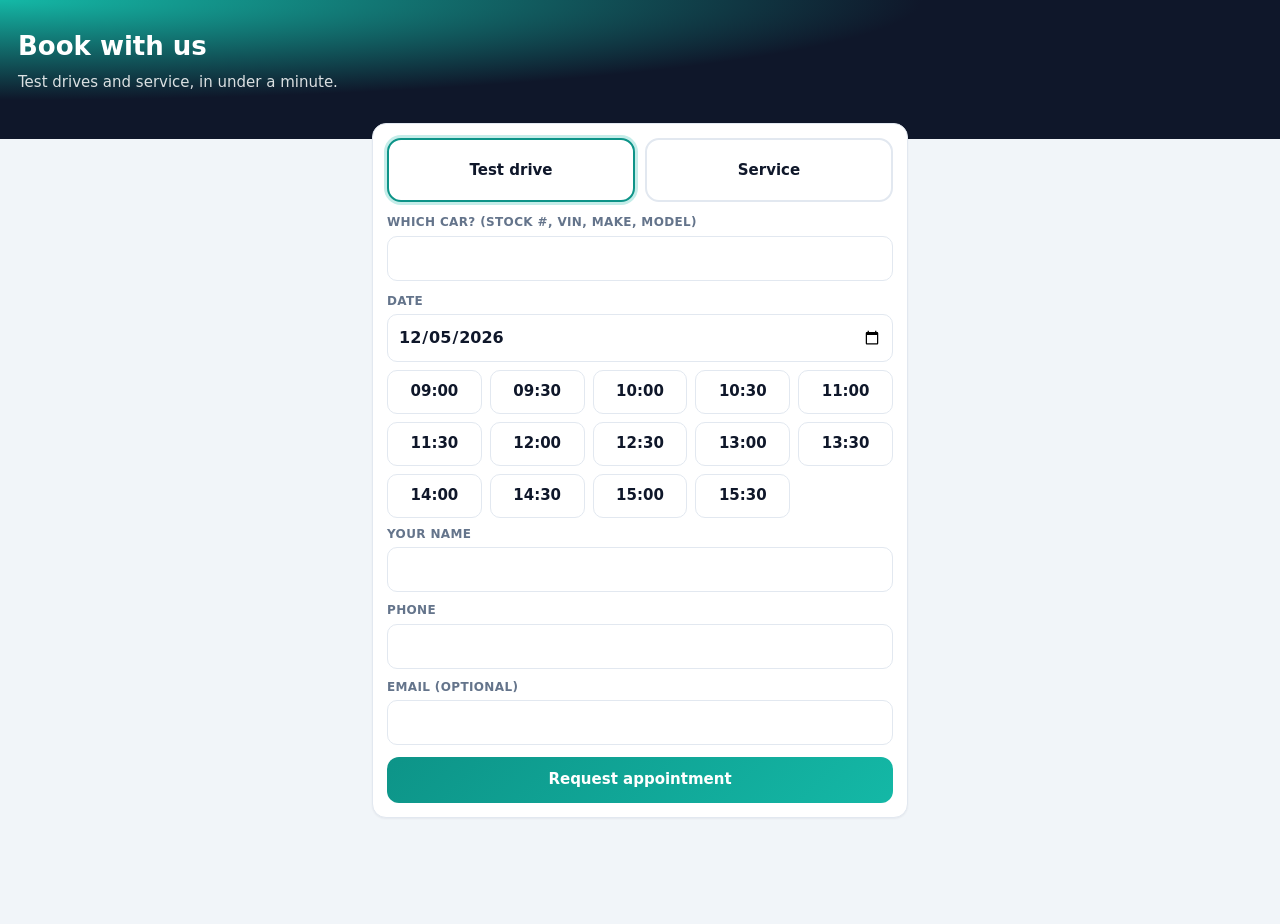
<file: booking.html>
<!doctype html>
<html lang="en"><head><meta charset="utf-8">
<meta name="viewport" content="width=device-width,initial-scale=1,viewport-fit=cover">
<link rel="icon" type="image/svg+xml" href="data:image/svg+xml,%3Csvg xmlns='http://www.w3.org/2000/svg' viewBox='0 0 64 64'%3E%3Crect width='64' height='64' rx='14' fill='#14213d'/%3E%3Ctext x='32' y='42' font-family='Helvetica,Arial,sans-serif' font-size='28' font-weight='700' fill='#fff' text-anchor='middle'%3EDD%3C/text%3E%3C/svg%3E"><title>Book a test drive or service</title>
<link rel="stylesheet" href="modules/booking.css">
</head><body style="margin:0">
<div class="ddp" id="ddp">
  <div class="ddp-hero"><h1 id="ddp-name">Book with us</h1><p>Test drives and service, in under a minute.</p></div>
  <main class="ddp-main">
    <form class="ddb-card" id="ddp-form" novalidate>
      <div class="ddp-choice" role="tablist">
        <button type="button" data-kind="test-drive" class="on">Test drive</button>
        <button type="button" data-kind="service">Service</button>
      </div>
      <div id="ddp-td" style="margin-top:12px"><label class="ddb-pick">Which car? (stock #, VIN, make, model)<input name="vehicle" id="ddp-vehicle" autocomplete="off"><div class="ddb-results" id="ddp-results" role="listbox"></div></label></div>
      <div id="ddp-sv" hidden style="margin-top:12px;display:grid;gap:10px">
        <label>Service<select name="type"><option value="oil-change">Oil change</option><option value="tires">Tires</option><option value="brakes">Brakes</option><option value="inspection">Inspection</option><option value="other">Other</option></select></label>
        <div class="ddp-ymm"><label>Year<input name="year" inputmode="numeric"></label><label>Make<input name="make"></label><label>Model<input name="model"></label></div>
        <label>VIN (optional)<input name="vin" maxlength="17"></label><label>Mileage<input name="mileage" inputmode="numeric"></label>
        <label>What's going on?<textarea name="notes" rows="2"></textarea></label>
      </div>
      <label style="margin-top:12px">Date<input type="date" name="date" id="ddp-date"></label>
      <div class="ddp-slots" id="ddp-slots" aria-live="polite"></div>
      <div style="display:grid;gap:10px">
        <label>Your name<input name="customer" autocomplete="name" required></label>
        <label>Phone<input name="phone" type="tel" autocomplete="tel" required></label>
        <label>Email (optional)<input name="email" type="email" autocomplete="email"></label>
      </div>
      <div class="ddb-msg ddb-bad" id="ddp-err" hidden role="alert"></div>
      <button class="ddb-btn ddb-primary" style="width:100%">Request appointment</button>
    </form>
    <div class="ddb-card ddp-done" id="ddp-done" hidden><h2>You're booked</h2><p>Confirmation code</p><b id="ddp-code"></b><p id="ddp-when"></p><a class="ddb-btn ddb-primary ddb-link" id="ddp-ics" hidden download="booking.ics" href="#">Add to calendar</a></div>
  </main>
</div>
<script src="modules/booking.js"></script>
<script src="modules/dd-data-loader.js"></script>
<script src="modules/booking-public.js"></script>
</body></html>
</file>
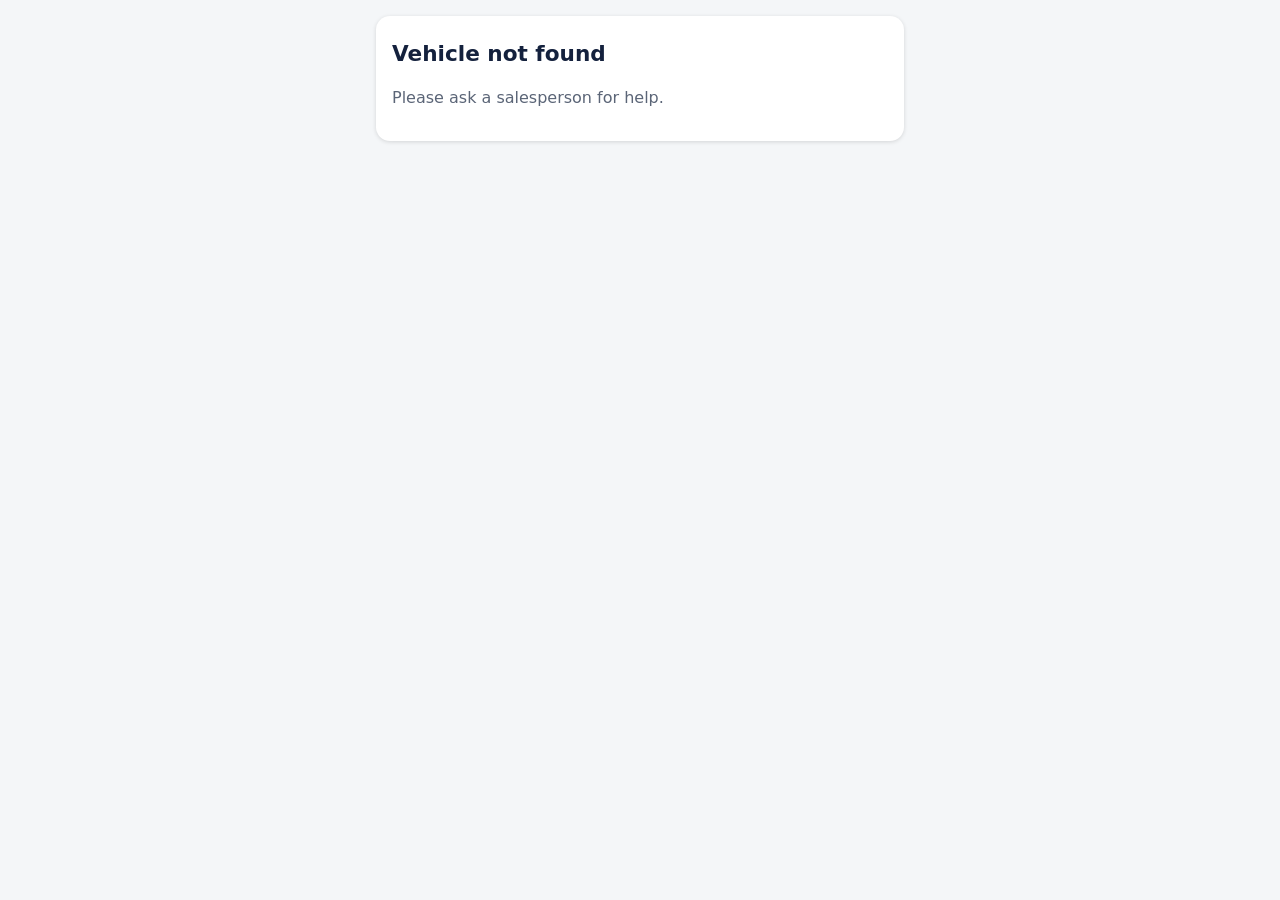
<file: car.html>
<!doctype html>
<html lang="en"><head><meta charset="utf-8"><meta name="viewport" content="width=device-width,initial-scale=1,viewport-fit=cover">
<meta http-equiv="Content-Security-Policy" content="default-src 'self'; img-src 'self' https: data:; style-src 'self' 'unsafe-inline'; script-src 'self'; connect-src 'self' https:; form-action 'none'; base-uri 'none'">
<link rel="icon" type="image/svg+xml" href="data:image/svg+xml,%3Csvg xmlns='http://www.w3.org/2000/svg' viewBox='0 0 64 64'%3E%3Crect width='64' height='64' rx='14' fill='#14213d'/%3E%3Ctext x='32' y='42' font-family='Helvetica,Arial,sans-serif' font-size='28' font-weight='700' fill='#fff' text-anchor='middle'%3EDD%3C/text%3E%3C/svg%3E"><title>DealerDesk · Vehicle</title>
<style>
:root{color-scheme:light dark;--ink:#14213d;--accent:#0a7d5a;--btn:#0a7d5a;--bg:#f4f6f8;--card:#fff;--muted:#5b6577}
@media (prefers-color-scheme:dark){:root{--ink:#e8edf5;--bg:#0e1420;--card:#18202f;--muted:#9aa6ba;--accent:#3fd1a0}}
*{box-sizing:border-box}body{margin:0;font:16px/1.45 system-ui,-apple-system,Segoe UI,Roboto,sans-serif;background:var(--bg);color:var(--ink);padding:env(safe-area-inset-top) env(safe-area-inset-right) env(safe-area-inset-bottom) env(safe-area-inset-left);overflow-x:clip}
main{max-width:560px;margin:0 auto;padding:16px;min-width:0}.card{background:var(--card);border-radius:14px;padding:16px;margin-bottom:14px;box-shadow:0 1px 4px #0002;min-width:0}
.gallery{display:flex;gap:8px;overflow-x:auto;scroll-snap-type:x mandatory;max-width:100%;min-width:0}.photo-cap{font-size:13px;line-height:1.4;color:var(--muted);margin:8px 0 0;overflow-wrap:anywhere}.gallery img{width:100%;max-width:100%;min-width:0;height:auto;aspect-ratio:16/10;object-fit:cover;border-radius:10px;scroll-snap-align:start;flex:0 0 100%}
h1{font-size:1.35rem;margin:.4rem 0;overflow-wrap:anywhere}.price{font-size:1.6rem;font-weight:700;color:var(--accent)}.meta{color:var(--muted);overflow-wrap:anywhere}.badge{display:inline-block;padding:2px 10px;border-radius:99px;font-size:.8rem;background:#e3f4ec;color:#0a5c43}
.badge.hold{background:#fff1d6;color:#7a4b00}.badge.sold{background:#fde2e2;color:#8a1c1c}
label{display:block;margin:10px 0 4px;font-weight:600}input,textarea,select{width:100%;padding:12px;font-size:16px;border:1px solid #9aa6ba66;border-radius:10px;background:transparent;color:inherit}
.chips{display:flex;gap:8px;flex-wrap:wrap}.chips label{flex:1;margin:0;font-weight:500;border:1px solid #9aa6ba66;border-radius:10px;padding:10px 12px;min-height:44px;min-width:0;display:flex;align-items:center;justify-content:center;gap:8px;text-align:center}
.chips input{width:22px;height:22px;min-width:22px;margin:0;flex:0 0 auto}button{width:100%;min-height:48px;margin-top:14px;border:0;border-radius:12px;background:var(--btn);color:#fff;font-size:1.05rem;font-weight:600}
.favbar{display:flex;gap:10px;margin-top:10px}.favbar button,.favbar a{flex:1;margin:0;min-height:48px;display:flex;align-items:center;justify-content:center;gap:6px;border-radius:12px;font-size:1rem;font-weight:600;text-decoration:none}
.dd-heart{background:var(--card);color:#d6336c;border:1px solid #9aa6ba66}.dd-heart[aria-pressed=true]{background:#d6336c;color:#fff}.favbar a{border:1px solid #9aa6ba66;color:inherit}.favbar .n{background:var(--btn);color:#fff;border-radius:99px;padding:0 8px;font-size:.85rem}
.hp{position:absolute;left:-9999px}.err{color:#c0392b;min-height:1.2em}.ok{color:var(--accent);font-weight:600}
.staff-sticker{display:inline-flex;align-items:center;justify-content:center;min-height:44px;margin:8px 0;padding:0 14px;border:1px solid #9aa6ba66;border-radius:10px;color:inherit;text-decoration:none;font-weight:600}
@media (max-width:420px){.chips{flex-direction:column}.chips label{flex:1 1 auto;width:100%}.staff-sticker{display:flex;width:100%}}
</style></head><body><main>
<div id="car" class="card"><p class="meta">Loading vehicle…</p></div>
<form id="lead" class="card" novalidate hidden>
  <h2 style="margin-top:0">Interested? We'll get back to you.</h2>
  <label for="name">Name</label><input id="name" name="name" autocomplete="name" maxlength="80" required>
  <label for="phone">Phone</label><input id="phone" name="phone" type="tel" autocomplete="tel" maxlength="20">
  <label for="email">Email</label><input id="email" name="email" type="email" autocomplete="email" maxlength="254">
  <label>I'm interested in</label>
  <div class="chips"><label><input type="radio" name="interest" value="question" checked>A question</label><label><input type="radio" name="interest" value="test_drive">Test drive</label><label><input type="radio" name="interest" value="price">Best price</label></div>
  <label for="message">Message (optional)</label><textarea id="message" name="message" rows="3" maxlength="1000"></textarea>
  <input class="hp" name="website" tabindex="-1" autocomplete="off" aria-hidden="true">
  <button type="submit">Send</button><p id="msg" class="err" role="status"></p>
</form></main>
<script src="modules/store.js"></script><script src="modules/inventory.js"></script><script src="modules/leads.js"></script><script src="modules/favorites.js"></script><script src="modules/car-page.js"></script>
</body></html>
</file>
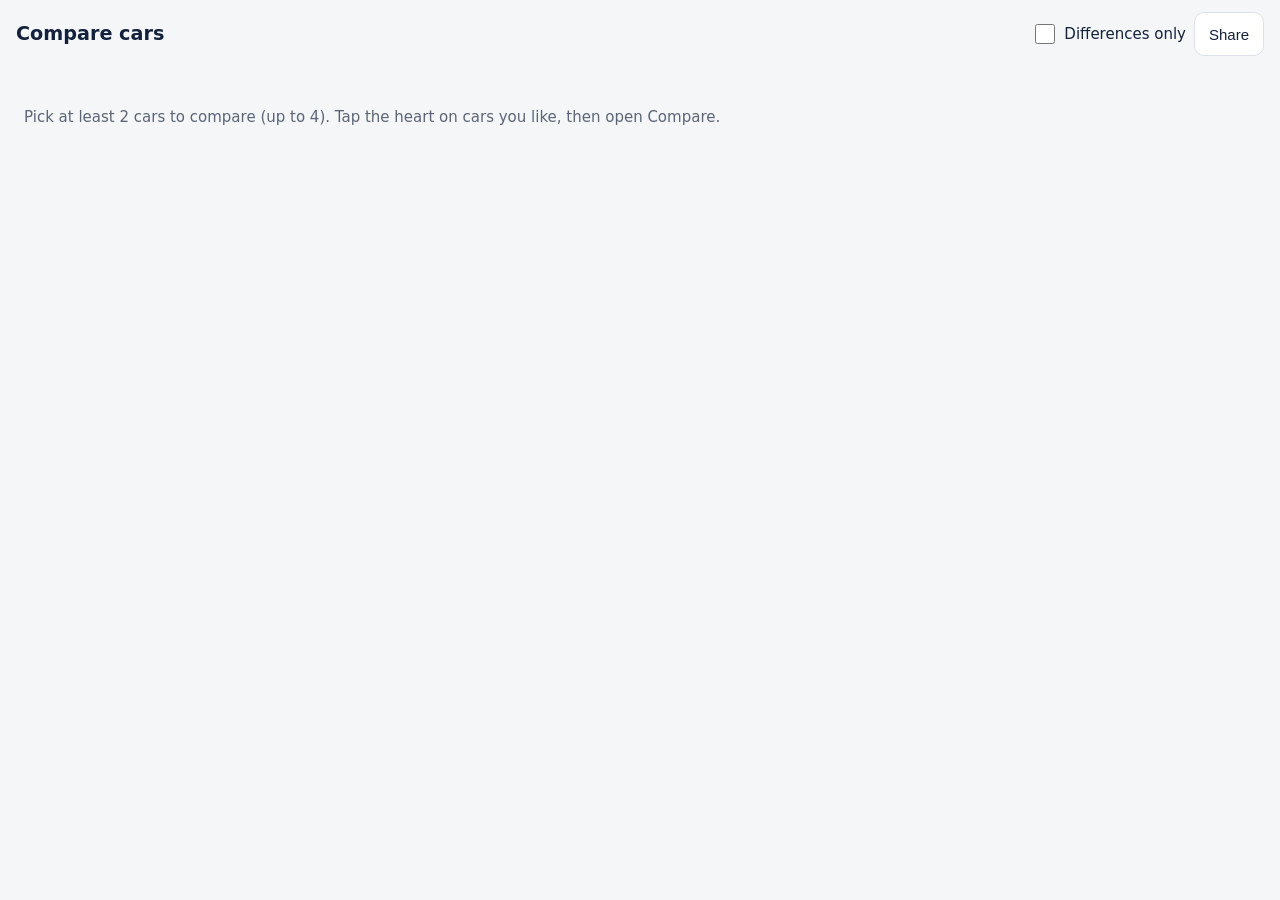
<file: compare.html>
<!doctype html>
<html lang="en"><head><meta charset="utf-8"><meta name="viewport" content="width=device-width,initial-scale=1,viewport-fit=cover">
<meta http-equiv="Content-Security-Policy" content="default-src 'self'; img-src 'self' https: data:; style-src 'self' 'unsafe-inline'; script-src 'self'; connect-src 'self'; base-uri 'none'; form-action 'none'">
<link rel="icon" type="image/svg+xml" href="data:image/svg+xml,%3Csvg xmlns='http://www.w3.org/2000/svg' viewBox='0 0 64 64'%3E%3Crect width='64' height='64' rx='14' fill='#14213d'/%3E%3Ctext x='32' y='42' font-family='Helvetica,Arial,sans-serif' font-size='28' font-weight='700' fill='#fff' text-anchor='middle'%3EDD%3C/text%3E%3C/svg%3E"><title>DealerDesk · Compare</title>
<style>
:root{color-scheme:light dark;--ink:#14213d;--bg:#f4f6f8;--card:#fff;--muted:#5b6577;--diff:#fff6d6;--best:#0a7d5a;--line:#dde2ea}
@media (prefers-color-scheme:dark){:root{color-scheme:light dark;--ink:#e8edf5;--bg:#0e1420;--card:#18202f;--muted:#9aa6ba;--diff:#3a3214;--best:#4fd1a1;--line:#2a3446}}
*{box-sizing:border-box}body{margin:0;font:15px/1.4 system-ui,-apple-system,Segoe UI,Roboto,sans-serif;background:var(--bg);color:var(--ink);padding:env(safe-area-inset-top) env(safe-area-inset-right) env(safe-area-inset-bottom) env(safe-area-inset-left)}
header{display:flex;gap:8px;align-items:center;justify-content:space-between;padding:12px 16px}h1{font-size:1.2rem;margin:0}
.tools{display:flex;gap:8px}button{min-height:44px;padding:0 14px;border-radius:10px;border:1px solid var(--line);background:var(--card);color:inherit;font-size:15px}
label.only{display:flex;align-items:center;gap:6px;min-height:44px}label.only input{width:20px;height:20px}
.wrap{overflow-x:auto;-webkit-overflow-scrolling:touch;padding:0 8px 24px}
table{border-collapse:separate;border-spacing:0;min-width:100%;background:var(--card);border-radius:12px}
th,td{padding:10px;border-bottom:1px solid var(--line);vertical-align:top;min-width:130px;text-align:left}
th.row{position:sticky;left:0;background:var(--card);min-width:96px;max-width:110px;font-weight:600;color:var(--muted);z-index:1}
thead td img{width:100%;max-width:200px;aspect-ratio:4/3;object-fit:cover;border-radius:8px;display:block}
thead td a{color:inherit;font-weight:600;text-decoration:none}tr.diff td{background:var(--diff)}td.best{color:var(--best);font-weight:700}
td.miss{color:var(--muted)}.x{min-height:44px;min-width:88px;margin-top:6px;font-size:13px}.msg{padding:24px 16px;color:var(--muted)}
.hide-same tr.same{display:none}
</style></head><body>
<header><h1>Compare cars</h1><div class="tools"><label class="only"><input type="checkbox" id="only"> Differences only</label><button id="share" type="button">Share</button></div></header>
<div class="wrap" id="out"><p class="msg">Loading…</p></div>
<script src="modules/store.js"></script><script src="modules/inventory.js"></script><script src="modules/favorites.js"></script><script src="modules/compare.js"></script><script src="modules/compare-page.js"></script>
</body></html>
</file>
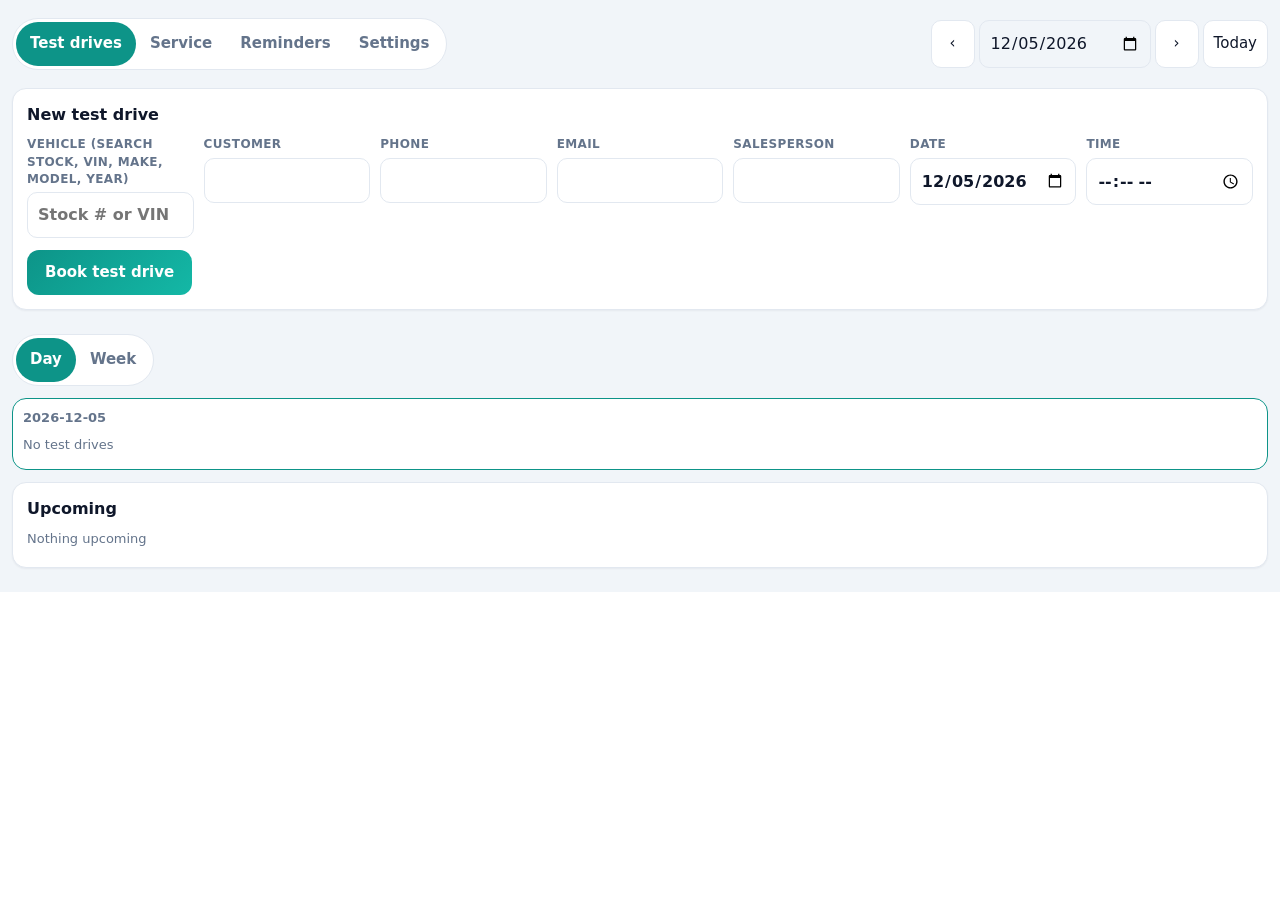
<file: demo.html>
<!doctype html><html lang="en"><head><meta charset="utf-8"><meta name="viewport" content="width=device-width,initial-scale=1,viewport-fit=cover">
<link rel="icon" type="image/svg+xml" href="data:image/svg+xml,%3Csvg xmlns='http://www.w3.org/2000/svg' viewBox='0 0 64 64'%3E%3Crect width='64' height='64' rx='14' fill='#14213d'/%3E%3Ctext x='32' y='42' font-family='Helvetica,Arial,sans-serif' font-size='28' font-weight='700' fill='#fff' text-anchor='middle'%3EDD%3C/text%3E%3C/svg%3E"><title>DealerDesk Booking (staff)</title><link rel="stylesheet" href="modules/booking.css"></head>
<body style="margin:0"><div id="booking"></div><script src="modules/booking.js"></script>
<script>DDBooking.mount(document.getElementById('booking'));</script></body></html>
</file>
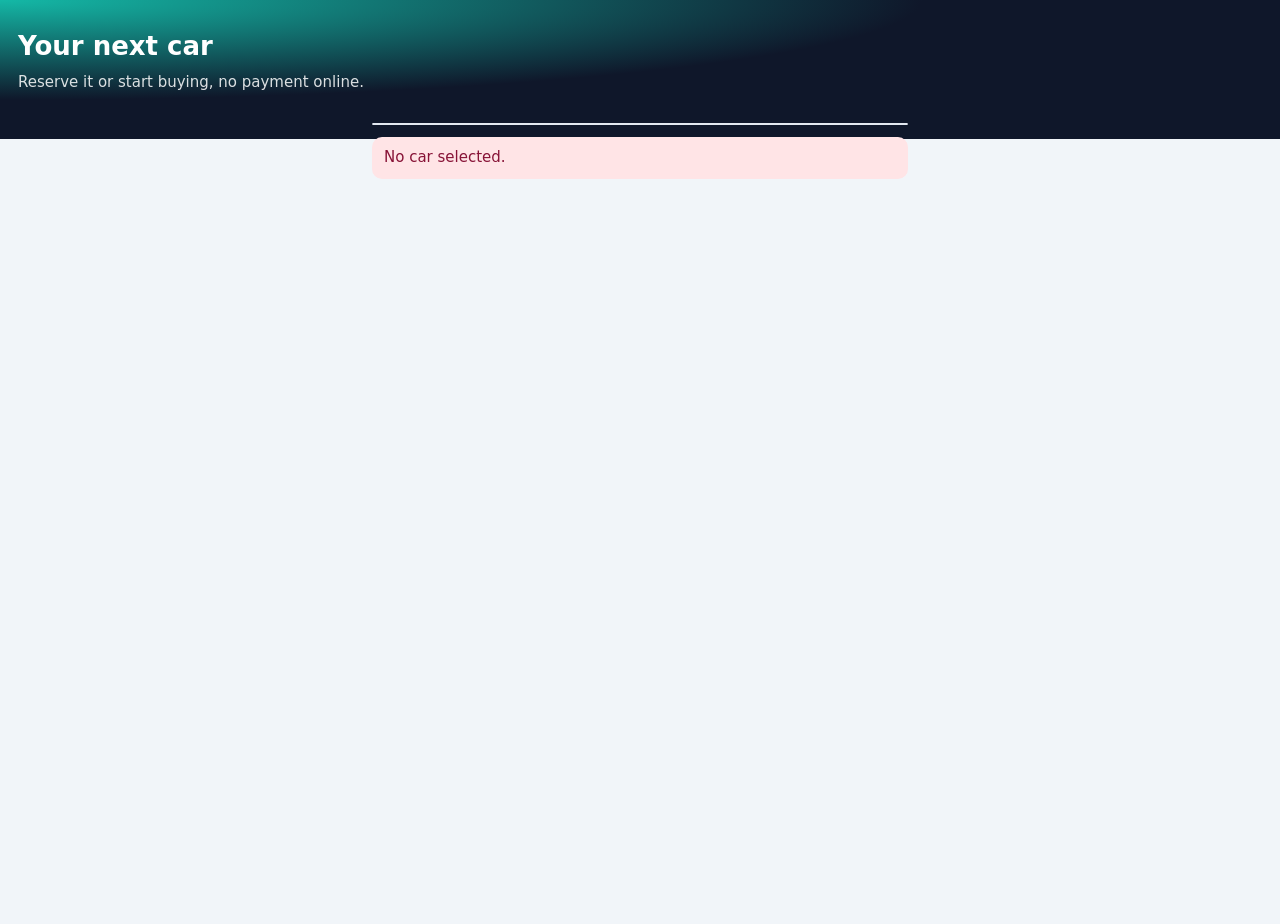
<file: order.html>
<!doctype html>
<html lang="en"><head><meta charset="utf-8">
<meta name="viewport" content="width=device-width,initial-scale=1,viewport-fit=cover">
<link rel="icon" type="image/svg+xml" href="data:image/svg+xml,%3Csvg xmlns='http://www.w3.org/2000/svg' viewBox='0 0 64 64'%3E%3Crect width='64' height='64' rx='14' fill='#14213d'/%3E%3Ctext x='32' y='42' font-family='Helvetica,Arial,sans-serif' font-size='28' font-weight='700' fill='#fff' text-anchor='middle'%3EDD%3C/text%3E%3C/svg%3E"><title>Reserve or buy this car</title>
<link rel="stylesheet" href="modules/booking.css"><link rel="stylesheet" href="modules/order.css">
</head><body style="margin:0">
<div class="ddp" id="ddo">
  <div class="ddp-hero"><h1 id="ddo-title">Your next car</h1><p id="ddo-sub">Reserve it or start buying, no payment online.</p></div>
  <main class="ddp-main">
    <section class="ddb-card ddo-car" id="ddo-car"></section>
    <div class="ddb-msg ddb-bad" id="ddo-missing" hidden role="alert"></div>
    <div id="ddo-flow">
      <section class="ddb-card"><h3>What would you like to do?</h3>
        <div class="ddp-choice"><button type="button" data-kind="reserve">Reserve<small id="ddo-dep"></small></button><button type="button" data-kind="buy">Buy<small>Start the paperwork</small></button></div>
      </section>
      <details class="ddb-card ddo-sec" id="ddo-trade"><summary>Trade-in estimate <small>optional</small></summary>
        <div class="ddb-grid">
          <label>Year<input name="tyear" inputmode="numeric"></label><label>Make<input name="tmake"></label><label>Model<input name="tmodel"></label>
          <label>Mileage<input name="tmiles" inputmode="numeric"></label>
          <label>Condition<select name="tcond"><option value="excellent">Excellent</option><option value="good" selected>Good</option><option value="fair">Fair</option><option value="poor">Poor</option></select></label>
        </div>
        <div class="ddo-out" id="ddo-tradeout" aria-live="polite"></div>
        <p class="ddo-formula" id="ddo-formula"></p>
      </details>
      <section class="ddb-card ddo-sec" id="ddo-calc"><h3>Payment calculator</h3>
        <div class="ddb-grid">
          <label>Price<input name="price" inputmode="decimal"></label><label>Down payment<input name="down" inputmode="decimal" value="0"></label>
          <label>Trade-in value<input name="trade" inputmode="decimal" value="0"></label><label>APR %<input name="apr" inputmode="decimal"></label>
          <label>Term<select name="term"><option>36</option><option>48</option><option>60</option><option>72</option><option>84</option></select></label>
        </div>
        <div class="ddo-out ddo-big" id="ddo-calcout" aria-live="polite"></div>
        <p class="ddo-formula">Estimate only. Tax <span id="ddo-tax"></span>% from the dealer's settings. Real rates depend on credit approval.</p>
      </section>
      <form class="ddb-card ddo-sec" id="ddo-form" novalidate><h3>Your details</h3>
        <div style="display:grid;gap:10px">
          <label>Name<input name="name" autocomplete="name" required></label>
          <label>Phone<input name="phone" type="tel" autocomplete="tel" required></label>
          <label>Email (optional)<input name="email" type="email" autocomplete="email"></label>
          <label>Best way to reach you<select name="contact"><option value="phone">Phone call</option><option value="text">Text message</option><option value="email">Email</option></select></label>
          <label>Notes<textarea name="notes" rows="3" placeholder="Questions, best time to call..."></textarea></label>
        </div>
        <p class="ddo-note"><b>No payment is taken here.</b> A dealer will contact you to confirm the car and any deposit.</p>
        <div class="ddb-msg ddb-bad" id="ddo-err" hidden role="alert"></div>
        <button class="ddb-btn ddb-primary" style="width:100%" id="ddo-submit">Send request</button>
      </form>
    </div>
    <div class="ddb-card ddp-done" id="ddo-done" hidden><h2>Request sent</h2><p>Confirmation code</p><b id="ddo-code"></b>
      <p>A dealer will contact you soon. No payment has been taken.</p><a class="ddb-btn ddb-primary" id="ddo-book" href="booking.html">Book a test drive</a></div>
  </main>
</div>
<script src="modules/order.js"></script>
<script src="modules/dd-data-loader.js"></script>
<script src="modules/order-public.js"></script>
</body></html>
</file>
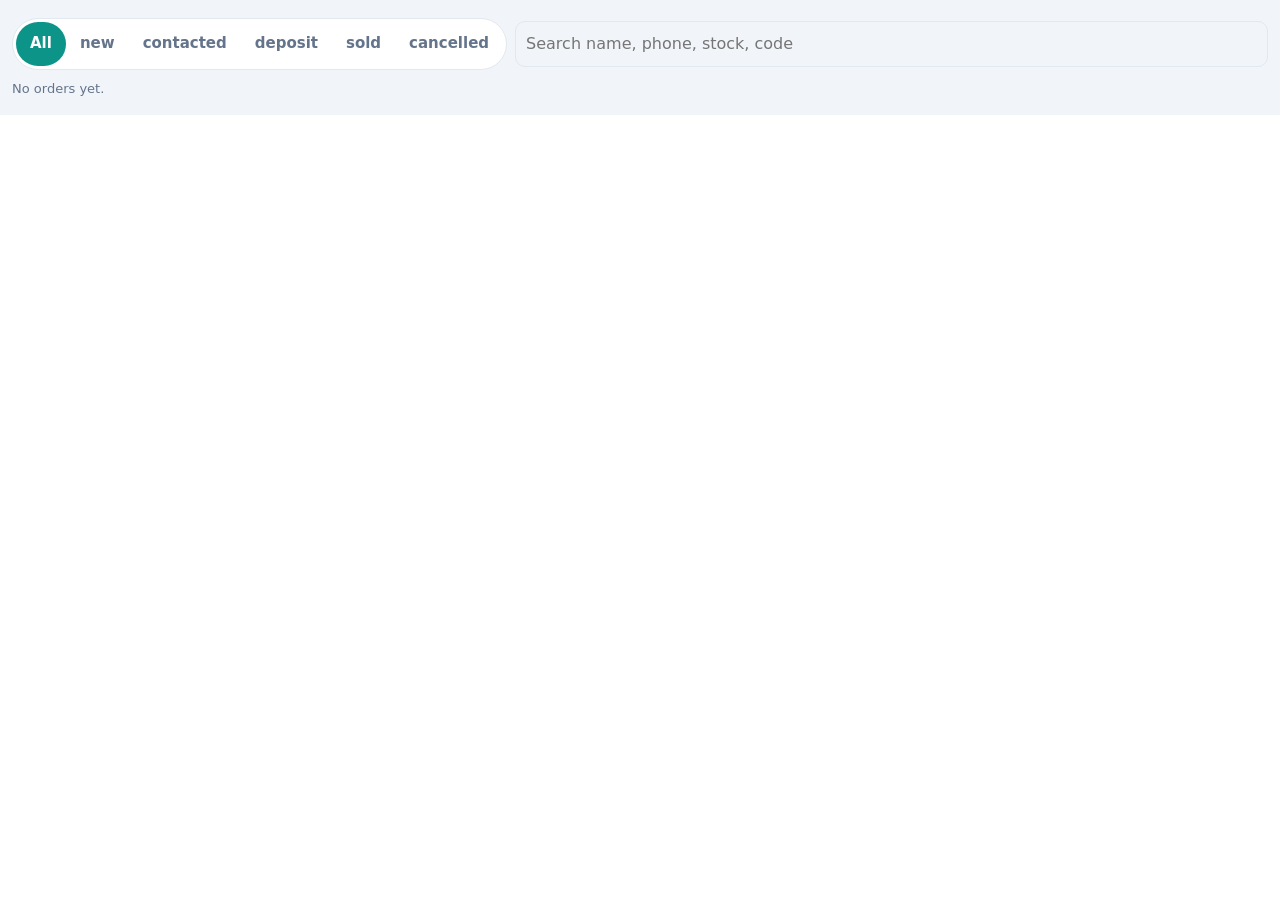
<file: orders-demo.html>
<!doctype html><html lang="en"><head><meta charset="utf-8"><meta name="viewport" content="width=device-width,initial-scale=1,viewport-fit=cover">
<link rel="icon" type="image/svg+xml" href="data:image/svg+xml,%3Csvg xmlns='http://www.w3.org/2000/svg' viewBox='0 0 64 64'%3E%3Crect width='64' height='64' rx='14' fill='#14213d'/%3E%3Ctext x='32' y='42' font-family='Helvetica,Arial,sans-serif' font-size='28' font-weight='700' fill='#fff' text-anchor='middle'%3EDD%3C/text%3E%3C/svg%3E"><title>DealerDesk Orders (staff)</title><link rel="stylesheet" href="modules/booking.css"><link rel="stylesheet" href="modules/order.css"></head>
<body style="margin:0"><div id="orders"></div><script src="modules/order.js"></script>
<script>DDOrders.mount(document.getElementById('orders'));</script></body></html>
</file>
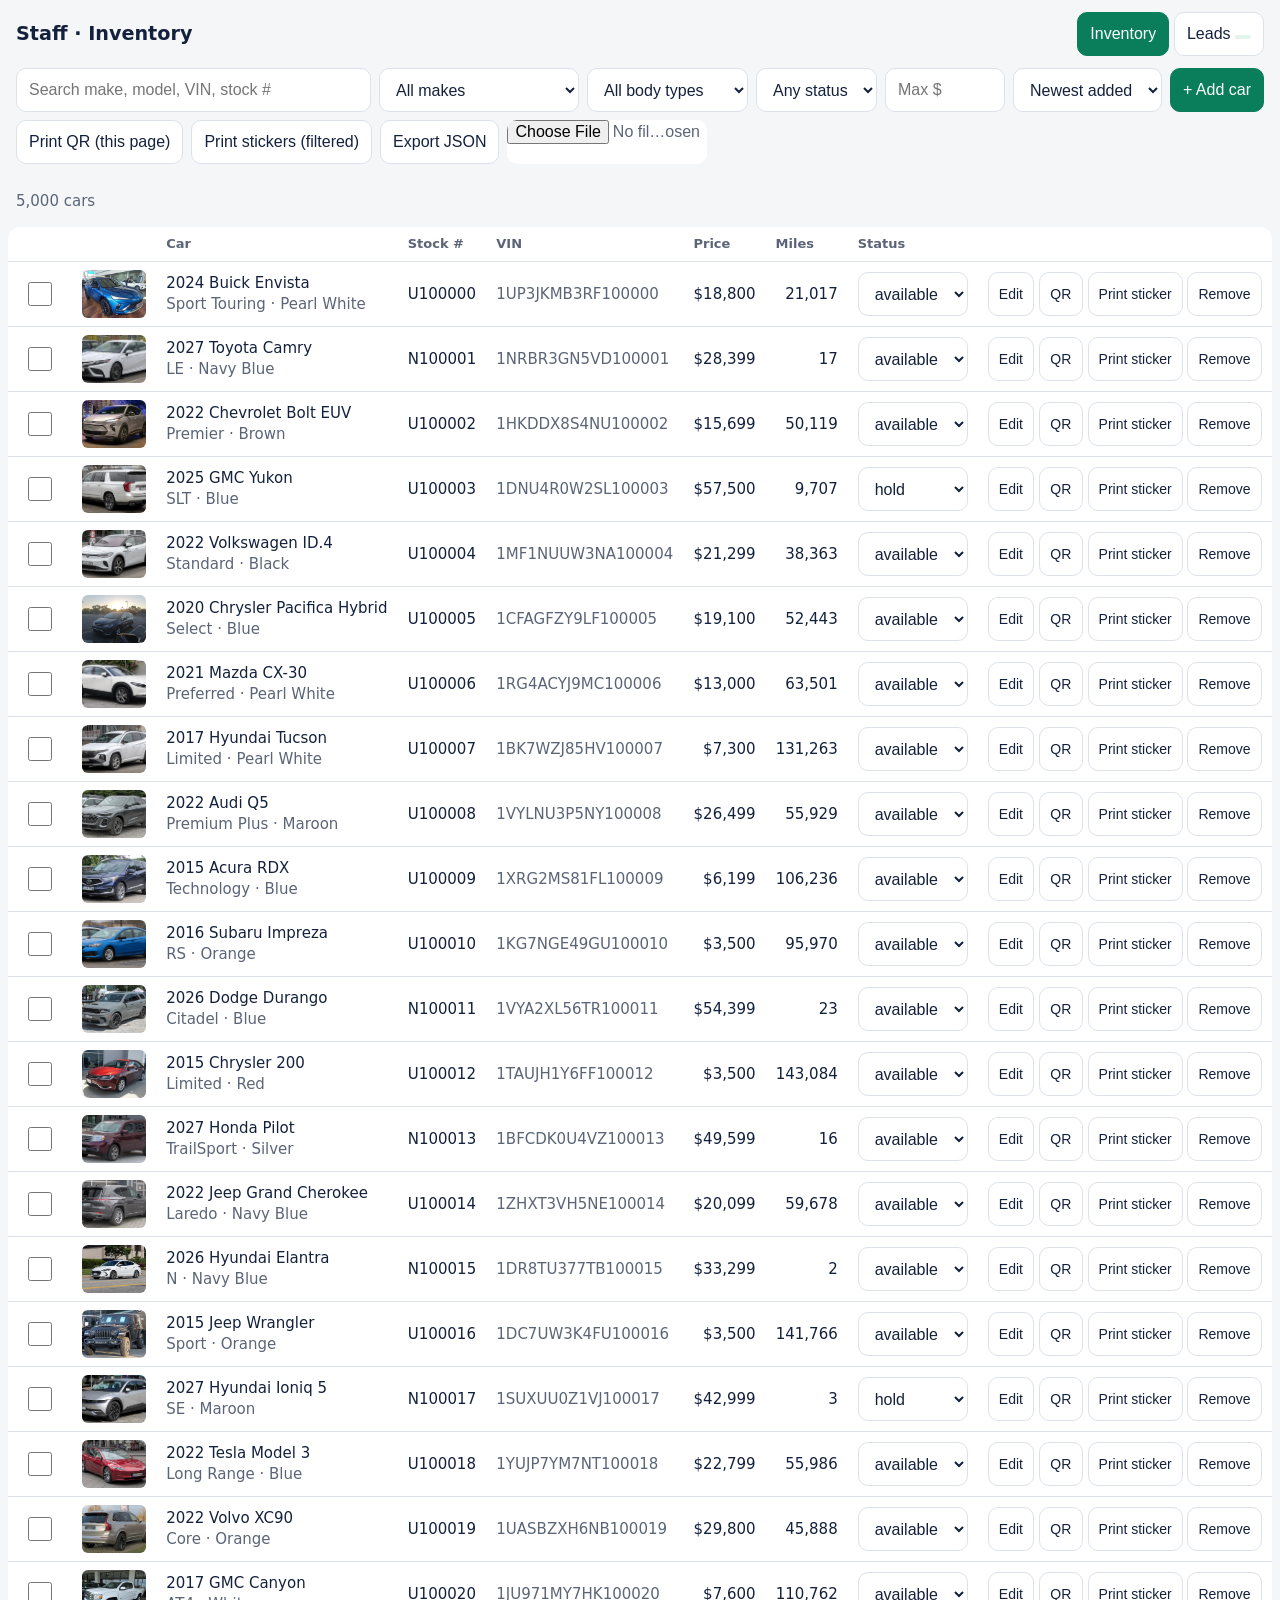
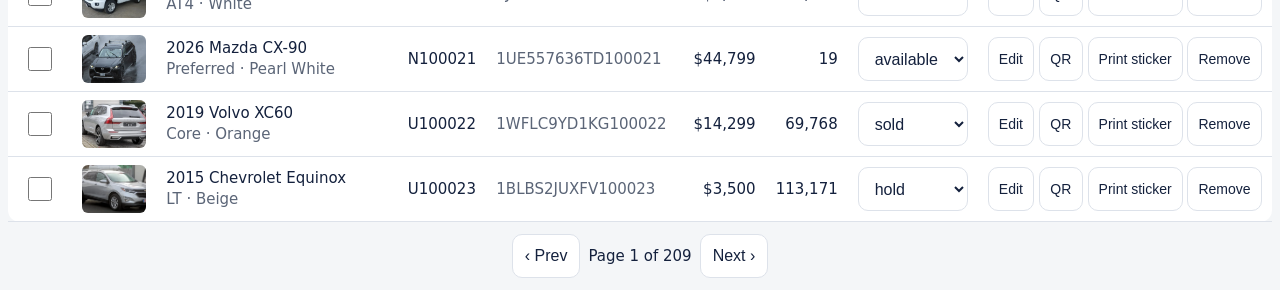
<file: staff-inventory.html>
<!doctype html>
<html lang="en"><head><meta charset="utf-8"><meta name="viewport" content="width=device-width,initial-scale=1,viewport-fit=cover">
<meta http-equiv="Content-Security-Policy" content="default-src 'self'; img-src 'self' https: data:; style-src 'self' 'unsafe-inline'; script-src 'self'; connect-src 'self'; base-uri 'none'; form-action 'none'">
<meta name="robots" content="noindex">
<link rel="icon" type="image/svg+xml" href="data:image/svg+xml,%3Csvg xmlns='http://www.w3.org/2000/svg' viewBox='0 0 64 64'%3E%3Crect width='64' height='64' rx='14' fill='#14213d'/%3E%3Ctext x='32' y='42' font-family='Helvetica,Arial,sans-serif' font-size='28' font-weight='700' fill='#fff' text-anchor='middle'%3EDD%3C/text%3E%3C/svg%3E"><title>DealerDesk · Staff inventory</title>
<style>
:root{color-scheme:light dark;--ink:#14213d;--bg:#f4f6f8;--card:#fff;--muted:#5b6577;--line:#dde2ea;--acc:#0a7d5a;--btn:#0a7d5a}
@media (prefers-color-scheme:dark){:root{--ink:#e8edf5;--bg:#0e1420;--card:#18202f;--muted:#9aa6ba;--line:#2a3446;--acc:#3fd1a0}}
*{box-sizing:border-box}body{margin:0;font:15px/1.4 system-ui,-apple-system,Segoe UI,Roboto,sans-serif;background:var(--bg);color:var(--ink);padding:env(safe-area-inset-top) env(safe-area-inset-right) env(safe-area-inset-bottom) env(safe-area-inset-left)}
header{display:flex;flex-wrap:wrap;gap:8px;align-items:center;padding:12px 16px}h1{font-size:1.2rem;margin:0 auto 0 0}
.tabs button[aria-selected=true]{background:var(--btn);color:#fff;border-color:var(--btn)}
button,select,input,textarea{font-size:16px;min-height:44px;border-radius:10px;border:1px solid var(--line);background:var(--card);color:inherit;padding:0 12px}
textarea{padding:8px 12px;width:100%}button.primary{background:var(--btn);color:#fff;border-color:var(--btn)}button.small{min-height:44px;min-width:44px;font-size:14px;padding:0 10px}
#lrows td a{display:inline-flex;align-items:center;min-height:44px}
.bar{display:flex;flex-wrap:wrap;gap:8px;padding:0 16px 12px}.bar input[type=search]{flex:1 1 220px}.bar input[type=number]{width:120px}
.wrap{overflow-x:auto;padding:0 8px}table{width:100%;border-collapse:collapse;background:var(--card);border-radius:12px}
th,td{padding:8px 10px;border-bottom:1px solid var(--line);text-align:left;vertical-align:middle;white-space:nowrap}th{color:var(--muted);font-weight:600;font-size:13px}
td img{width:64px;height:48px;object-fit:cover;border-radius:6px;display:block}td.num{text-align:right}.muted{color:var(--muted)}
.pager{display:flex;gap:8px;align-items:center;justify-content:center;padding:12px}
dialog{border:0;border-radius:14px;background:var(--card);color:var(--ink);width:min(560px,96vw);padding:16px}dialog::backdrop{background:#0008}
.grid{display:grid;grid-template-columns:1fr 1fr;gap:8px}.grid label{display:flex;flex-direction:column;font-size:13px;color:var(--muted);gap:4px}.grid .full{grid-column:1/-1}
.err{color:#c0392b;min-height:1.2em}.pill{display:inline-block;padding:2px 8px;border-radius:99px;font-size:12px;background:#e3f4ec;color:#0a5c43}
.pill.hold{background:#fff1d6;color:#7a4b00}.pill.sold{background:#fde2e2;color:#8a1c1c}
.notice{margin:0 16px 8px;padding:10px 12px;border-radius:10px;background:#fff1d6;color:#7a4b00;font-weight:600}
.me{align-items:center}.me-l{font-weight:600}.me input{flex:0 1 220px}
.sr{position:absolute;width:1px;height:1px;overflow:hidden;clip:rect(0 0 0 0)}input.pick{width:24px;height:24px;min-height:0;margin:10px}
.chk{display:flex;align-items:center;gap:8px;min-height:44px}.chk input{width:22px;height:22px;min-height:0}
.lcards{display:grid;gap:8px;padding:0 12px 16px}.lcard{display:block;width:100%;text-align:left;background:var(--card);border:1px solid var(--line);border-radius:12px;padding:12px;min-height:64px;color:inherit;font-size:15px;overflow-wrap:anywhere}
.lcard .top{display:flex;gap:8px;align-items:center;flex-wrap:nowrap}.lcard b{font-size:16px;margin-right:0;min-width:0;flex:1 1 auto;overflow:hidden;text-overflow:ellipsis;white-space:nowrap}.lcard .top .od,.lcard .top .pill{flex:0 0 auto}
.od{display:inline-block;padding:2px 8px;border-radius:99px;font-size:12px;font-weight:700;background:#c0392b;color:#fff}.src{font-size:12px;color:var(--muted)}
dialog.drawer{margin:0 0 0 auto;height:100%;max-height:100%;width:min(480px,100vw);max-width:100%;border-radius:0;overflow-x:hidden;overflow-y:auto;padding:max(16px,env(safe-area-inset-top)) max(16px,env(safe-area-inset-right)) max(16px,env(safe-area-inset-bottom)) max(16px,env(safe-area-inset-left))}
.ld-head{display:flex;justify-content:space-between;align-items:center;gap:8px;min-width:0}.ld-head h2{margin:0;font-size:1.2rem;word-break:break-word;min-width:0}#ld-close{width:44px;min-width:44px;padding:0;flex:0 0 auto}
.ld-contact{display:flex;gap:8px;flex-wrap:wrap}.ld-contact a{display:block;flex:1 1 12rem;min-width:0;max-width:100%;min-height:44px;padding:12px;border:1px solid var(--line);border-radius:10px;color:inherit;text-decoration:none;overflow-wrap:anywhere;box-sizing:border-box}
.ld-msg{white-space:pre-wrap;word-break:break-word;background:var(--bg);padding:10px;border-radius:10px;overflow-wrap:anywhere}.ld-car{display:flex;gap:10px;align-items:center;min-width:0}.ld-car img{width:96px;height:72px;object-fit:cover;border-radius:8px;flex:0 0 auto}.ld-car>div{min-width:0;overflow-wrap:anywhere}
.ld-list{list-style:none;padding:0;margin:0}.ld-list li{padding:8px 0;border-bottom:1px solid var(--line);word-break:break-word}.ld-list time{display:block;font-size:12px;color:var(--muted)}
.ld-add{display:flex;flex-direction:column;gap:8px;margin-top:8px}.ld-od{justify-content:flex-end}
@media (max-width:420px){.bar>*{flex:1 1 100%}.bar .chk{flex:1 1 auto}}
@media (max-width:420px){.bar>*{min-width:0;max-width:100%}.bar .notice{margin-left:0;margin-right:0}.bar input:not([type=checkbox]),.bar select{width:100%;max-width:100%}#import{width:100%;max-width:100%!important}}
@media (max-width:640px){.hide-sm{display:none}.grid{grid-template-columns:1fr}
#pane-inv .wrap{overflow-x:visible;padding:0 12px 8px;max-width:100%}
#pane-inv table{display:block;width:100%;background:transparent;border-radius:0}
#pane-inv thead{display:none}
#rows{display:grid;gap:8px}
#rows tr{display:grid;grid-template-columns:44px 72px minmax(0,1fr);grid-template-areas:"pick photo car" "pick photo price" "status status status" "act act act";gap:4px 8px;align-items:center;background:var(--card);border:1px solid var(--line);border-radius:12px;padding:8px 10px;min-width:0}
#rows td{border:0;padding:0;white-space:normal;min-width:0}
#rows .c-pick{grid-area:pick;display:flex;align-items:center;justify-content:center}#rows .c-pick label{display:flex;align-items:center;justify-content:center;width:44px;height:44px;margin:0}
#rows .c-photo{grid-area:photo}
#rows .c-car{grid-area:car;overflow-wrap:anywhere}
#rows td.num:not(.hide-sm){grid-area:price;text-align:left;font-weight:700}
#rows .c-status{grid-area:status}
#rows .c-status select{width:100%;max-width:100%}
#rows .c-act{grid-area:act;display:flex;flex-wrap:wrap;gap:8px}#rows .c-act button{flex:1 1 calc(50% - 8px)}
#rows td[colspan]{grid-column:1/-1;white-space:normal}
#rows input.pick{width:22px;height:22px;min-height:0;margin:0;padding:0}
#rows td img{width:72px;height:54px}}
/* QR label sheet: 3 x 4 per Letter/A4 page */
#print{display:none}
.dd-sheet{display:block}.dd-page{display:grid;grid-template-columns:repeat(3,1fr);grid-template-rows:repeat(4,63mm);gap:0;width:195mm;break-after:page;page-break-after:always}.dd-page:last-child{break-after:auto;page-break-after:auto}
.dd-label{display:flex;gap:8px;align-items:center;padding:10px;border:1px dashed #999;break-inside:avoid;page-break-inside:avoid;height:63mm;overflow:hidden;color:#000;background:#fff}
.dd-qr{width:30mm;height:30mm;flex:0 0 30mm}.dd-lt{font-family:system-ui,sans-serif;line-height:1.25;min-width:0}
.dd-l1{font-weight:700;font-size:13px}.dd-l2{font-size:12px}.dd-l3{font-size:18px;font-weight:800;margin:3px 0}.dd-l4{font-size:10px;font-family:ui-monospace,monospace;word-break:break-all}.dd-l5{font-size:9px;margin-top:3px}
@media print{@page{size:letter;margin:10mm}body{background:#fff;padding:0}body>*:not(#print){display:none!important}#print{display:block!important}}
</style></head><body>
<header><h1>Staff · Inventory</h1>
<div class="tabs" role="tablist"><button id="tab-inv" role="tab" aria-selected="true">Inventory</button> <button id="tab-leads" role="tab" aria-selected="false">Leads <span id="newcount" class="pill"></span></button></div></header>
<section id="pane-inv">
  <div class="bar"><input type="search" id="q" placeholder="Search make, model, VIN, stock #" aria-label="Search">
    <select id="f-make" aria-label="Make"><option value="">All makes</option></select><select id="f-body" aria-label="Body type"><option value="">All body types</option></select><select id="f-status" aria-label="Status"><option value="">Any status</option><option>available</option><option>hold</option><option>sold</option></select>
    <input type="number" id="f-max" placeholder="Max $" aria-label="Max price" inputmode="numeric"><select id="sort" aria-label="Sort"><option value="">Newest added</option><option value="price">Price ↑</option><option value="price:desc">Price ↓</option><option value="year:desc">Year ↓</option><option value="mileage">Mileage ↑</option><option value="stock">Stock #</option></select>
    <button class="primary" id="add">+ Add car</button><button id="print-page">Print QR (this page)</button><button id="stickers" type="button">Print stickers (filtered)</button><p id="st-notice" class="notice" role="status" hidden></p>
    <button id="export">Export JSON</button><label class="muted" style="display:flex;align-items:center;gap:6px"><input type="file" id="import" accept="application/json" style="min-height:44px;border:0;padding:0;max-width:200px"></label></div>
  <p class="muted" id="count" style="padding:0 16px"></p>
  <div class="wrap"><table><thead><tr><th><span class="sr">Select</span></th><th></th><th>Car</th><th class="hide-sm">Stock #</th><th class="hide-sm">VIN</th><th class="num">Price</th><th class="num hide-sm">Miles</th><th>Status</th><th></th></tr></thead><tbody id="rows"></tbody></table></div>
  <div class="pager"><button id="prev">‹ Prev</button><span id="pageinfo"></span><button id="next">Next ›</button></div>
</section>
<section id="pane-leads" hidden>
  <div class="bar"><input type="search" id="l-q" placeholder="Search name, phone, email, VIN" aria-label="Search leads">
    <select id="l-status" aria-label="Lead status"><option value="">All statuses</option><option>new</option><option>contacted</option><option>qualified</option><option>won</option><option>lost</option></select>
    <select id="l-source" aria-label="Lead source"><option value="">All sources</option><option value="qr">QR code</option><option value="web">Website</option><option value="walk_in">Walk-in</option></select>
    <label class="chk"><input type="checkbox" id="l-overdue"> Overdue only</label><button id="csv">Export CSV</button></div>
  <div class="bar me"><label class="me-l" for="l-me">You are:</label><input id="l-me" list="l-me-list" maxlength="60" placeholder="Your name" autocomplete="off"><datalist id="l-me-list"></datalist><span id="l-me-hint" class="muted"></span></div>
  <p id="l-notice" class="notice" role="status" hidden></p>
  <p class="muted" id="l-count" style="padding:0 16px"></p>
  <div id="lrows" class="lcards"></div>
</section>
<dialog id="ldrawer" class="drawer" aria-labelledby="ld-name"><div class="ld-head"><h2 id="ld-name"></h2><button type="button" id="ld-close" aria-label="Close">✕</button></div>
  <p id="ld-meta" class="muted"></p><div id="ld-contact" class="ld-contact"></div>
  <h3>Message</h3><p id="ld-msg" class="ld-msg"></p>
  <h3>Car</h3><div id="ld-car" class="ld-car"></div>
  <div class="grid"><label>Status<select id="ld-status"></select></label>
    <label>Salesperson<input id="ld-assign" list="ld-staff" maxlength="60" placeholder="Name" autocomplete="off"></label>
    <label>Follow-up date<input id="ld-follow" type="date"></label><label class="ld-od"><span id="ld-overdue"></span></label></div>
  <datalist id="ld-staff"></datalist>
  <h3>Notes</h3><ul id="ld-notes" class="ld-list"></ul>
  <div class="ld-add"><textarea id="ld-note" rows="2" maxlength="1000" placeholder="Add a note"></textarea><button type="button" class="primary" id="ld-addnote">Add note</button></div>
  <h3>Timeline</h3><ul id="ld-time" class="ld-list"></ul>
</dialog>
<dialog id="dlg"><form id="carform" method="dialog" novalidate><h2 id="dlg-title" style="margin-top:0">Car</h2><div class="grid">
  <label>VIN<input name="vin" maxlength="17" required autocapitalize="characters"></label><label>Stock #<input name="stock_no" maxlength="20"></label>
  <label>Year<input name="year" type="number" inputmode="numeric"></label><label>Make<input name="make" maxlength="40"></label>
  <label>Model<input name="model" maxlength="60"></label><label>Trim<input name="trim" maxlength="60"></label>
  <label>Price ($)<input name="price" inputmode="decimal"></label><label>Mileage<input name="mileage" inputmode="numeric"></label>
  <label>Color<input name="color" maxlength="30"></label><label>Condition<select name="condition"><option>used</option><option>new</option></select></label>
  <label>Status<select name="status"><option>available</option><option>hold</option><option>sold</option></select></label><label>Body type<select name="body_type"><option value="">—</option><option>sedan</option><option>coupe</option><option>hatchback</option><option>wagon</option><option>convertible</option><option>suv</option><option>pickup</option><option>minivan</option><option>van</option></select></label>
  <label class="full">Photo URLs (one per line)<textarea name="photos" rows="2"></textarea></label><label class="full">Features (comma separated)<textarea name="features" rows="2"></textarea></label>
  </div><p class="err" id="formerr" role="alert"></p><div style="display:flex;gap:8px;justify-content:flex-end"><button type="button" id="cancel">Cancel</button><button class="primary" type="submit" id="save">Save</button></div></form></dialog>
<div id="print"></div>
<script src="modules/store.js"></script><script src="modules/qr.js"></script><script src="modules/inventory.js"></script><script src="modules/leads.js"></script><script src="modules/qr-label.js"></script><script src="modules/window-sticker.js"></script><script src="modules/staff-inventory.js"></script>
</body></html>
</file>
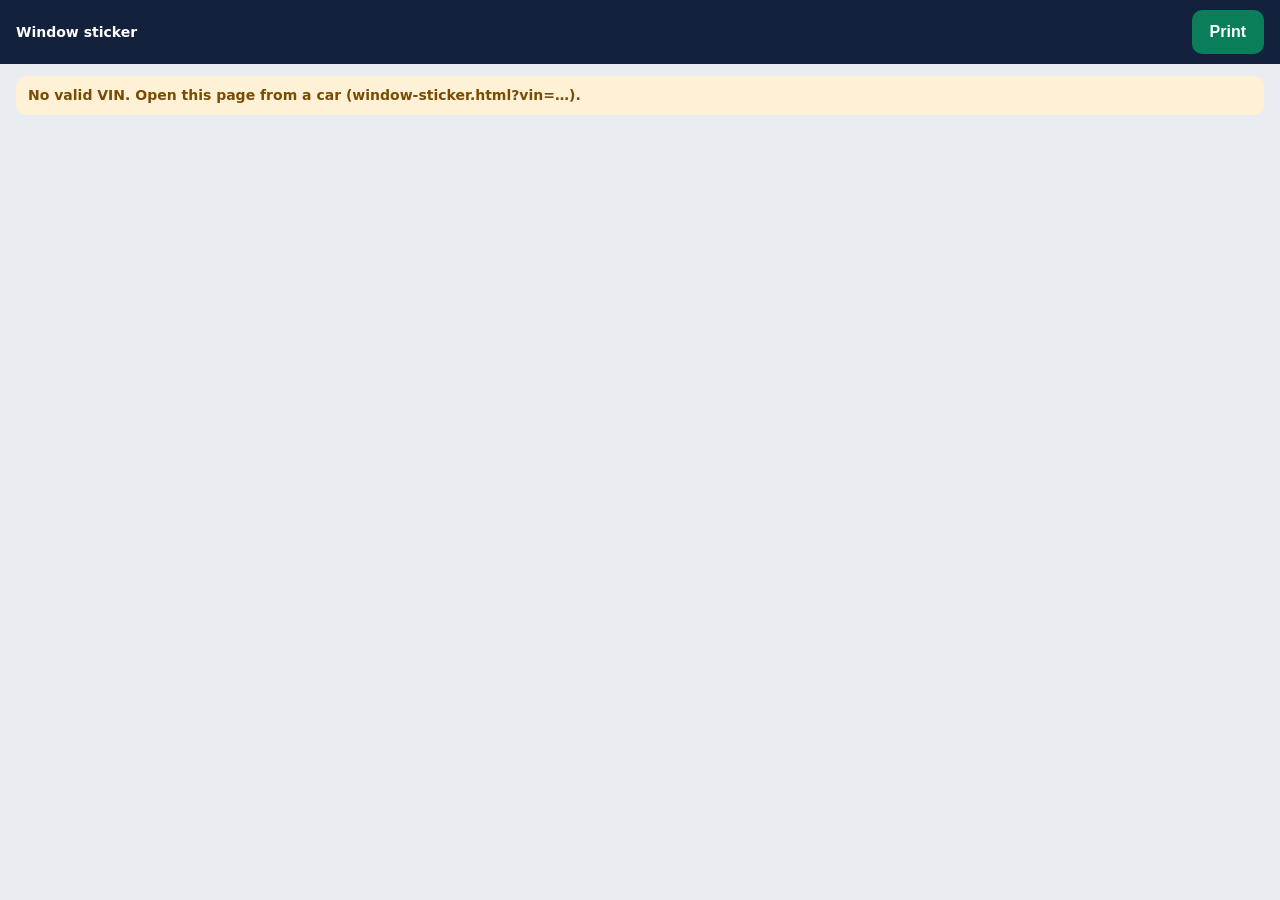
<file: window-sticker.html>
<!doctype html>
<html lang="en"><head><meta charset="utf-8"><meta name="viewport" content="width=device-width,initial-scale=1">
<meta http-equiv="Content-Security-Policy" content="default-src 'self'; img-src 'self' https: data:; style-src 'self' 'unsafe-inline'; script-src 'self'; connect-src 'self'; base-uri 'none'; form-action 'none'">
<meta name="robots" content="noindex">
<title>DealerDesk · Window sticker</title><link rel="icon" type="image/svg+xml" href="data:image/svg+xml,%3Csvg xmlns='http://www.w3.org/2000/svg' viewBox='0 0 64 64'%3E%3Crect width='64' height='64' rx='14' fill='#14213d'/%3E%3Ctext x='32' y='42' font-family='Helvetica,Arial,sans-serif' font-size='28' font-weight='700' fill='#fff' text-anchor='middle'%3EDD%3C/text%3E%3C/svg%3E">
<style>
:root{color-scheme:light}*{box-sizing:border-box}body{margin:0;background:#e9edf2;color:#111;font:14px/1.35 system-ui,-apple-system,Segoe UI,Roboto,sans-serif}
.bar{position:sticky;top:0;display:flex;gap:10px;align-items:center;padding:10px 16px;background:#14213d;color:#fff;z-index:2}.bar b{margin-right:auto}
.bar button{min-height:44px;padding:0 18px;border:0;border-radius:10px;background:#0a7d5a;color:#fff;font-size:16px;font-weight:600}
#msg{margin:12px 16px;padding:10px 12px;border-radius:10px;background:#fff1d6;color:#7a4b00;font-weight:600}
#stickers{padding:16px;display:grid;gap:16px;justify-content:center}
.ws{width:8.5in;min-height:11in;height:11in;background:#fff;padding:.45in .5in;display:flex;flex-direction:column;gap:.16in;overflow:hidden;box-shadow:0 2px 10px #0003;border-top:.18in solid #14213d}
.ws-dealer{font-size:13pt;font-weight:700;letter-spacing:.06em;text-transform:uppercase;color:#14213d}.ws-title{font-size:34pt;line-height:1.05;margin:.04in 0 0;font-weight:800}.ws-trim{font-size:18pt;color:#333}
.ws-top{display:grid;grid-template-columns:1.25fr 1fr;gap:.2in}.ws-credit{font-size:7pt;color:#555;margin-top:2px}.ws-photo img{width:100%;height:2.75in;object-fit:cover;border-radius:6px;background:#d9dee6;display:block}
.ws-pricebox{border:2px solid #14213d;border-radius:8px;padding:.14in;display:flex;flex-direction:column;gap:.08in}.ws-plabel{font-size:11pt;text-transform:uppercase;color:#444}.ws-price{font-size:36pt;font-weight:800;line-height:1}
.ws-ids{display:grid;grid-template-columns:auto 1fr;gap:2px 10px;margin:0;font-size:10.5pt}.ws-ids dt{font-weight:700}.ws-ids dd{margin:0;word-break:break-all}.mono{font-family:ui-monospace,Menlo,monospace}
.ws-econ{margin-top:auto;background:#eef6f1;border-radius:6px;padding:.08in .1in}.ws-econ.none{background:#f2f2f2}.ws-elabel{font-size:9.5pt;text-transform:uppercase;color:#444}.ws-ebig{font-size:22pt;font-weight:800}.ws-esmall{font-size:10pt}
.ws-mid{display:grid;grid-template-columns:1fr 1fr;gap:.2in;flex:1;min-height:0}.ws h2{font-size:12pt;text-transform:uppercase;border-bottom:2px solid #14213d;margin:0 0 .06in;padding-bottom:2px}
.ws-specs dl{display:grid;grid-template-columns:auto 1fr;gap:3px 12px;margin:0;font-size:11pt}.ws-specs dt{font-weight:700}.ws-specs dd{margin:0}
.ws-feat ul{margin:0;padding-left:1.1em;columns:2;column-gap:.2in;font-size:10.5pt}.ws-feat li{break-inside:avoid}.muted{color:#666}
.ws-desc{margin:0;font-size:10.5pt;color:#222;max-height:1.1in;overflow:hidden}
.ws-foot{display:flex;gap:.2in;align-items:center;border-top:2px solid #14213d;padding-top:.12in}.ws-qr img{width:1.9in;height:1.9in;display:block}.ws-scan{font-size:16pt;font-weight:700}.ws-dealer2{font-size:12pt;color:#333;margin-top:4px}
@page{size:letter portrait;margin:0}
@media print{body{background:#fff}.bar,#msg{display:none!important}#stickers{display:block;padding:0;zoom:1!important}.ws{box-shadow:none;margin:0;break-after:page;page-break-after:always}.ws:last-child{break-after:auto;page-break-after:auto}}
</style></head><body>
<div class="bar"><b>Window sticker</b><span id="count"></span><button id="print" type="button">Print</button></div>
<p id="msg" role="status" hidden></p>
<main id="stickers"></main>
<script src="modules/store.js"></script><script src="modules/qr.js"></script><script src="modules/inventory.js"></script><script src="modules/window-sticker.js"></script><script src="modules/window-sticker-page.js"></script>
</body></html>
</file>
<file: modules/booking.css>
/* DealerDesk Booking - own look: slate + electric teal, rounded cards, mobile first */
.ddb,.ddp{--bg:#0f172a;--panel:#ffffff;--ink:#0f172a;--mute:#64748b;--line:#e2e8f0;--acc:#0d9488;--acc2:#14b8a6;--warn:#f59e0b;--bad:#e11d48;--ok:#16a34a;--r:14px;
 font:15px/1.45 system-ui,-apple-system,"Segoe UI",Roboto,sans-serif;color:var(--ink);background:#f1f5f9;}
@media (prefers-color-scheme:dark){.ddb,.ddp{--panel:#111827;--ink:#e5e7eb;--mute:#94a3b8;--line:#1f2937;background:#0b1220}}
.ddb *,.ddp *{box-sizing:border-box}
.ddb{padding:12px;padding-bottom:calc(12px + env(safe-area-inset-bottom));min-width:0;max-width:100%}
.ddb-top{display:flex;flex-wrap:wrap;gap:8px;align-items:center;position:sticky;top:0;z-index:5;background:inherit;padding:6px 0;min-width:0;max-width:100%}
.ddb-tabs,.ddb-seg{display:flex;background:var(--panel);border:1px solid var(--line);border-radius:999px;padding:3px}
.ddb-tabs button,.ddb-seg button{border:0;background:none;color:var(--mute);padding:8px 14px;border-radius:999px;font:inherit;font-weight:600;min-height:44px;cursor:pointer}
.ddb-tabs .on,.ddb-seg .on{background:var(--acc);color:#fff}
.ddb-seg{display:inline-flex;margin:12px 0}
.ddb-datebar{display:flex;gap:4px;margin-left:auto}
.ddb-datebar button,.ddb-datebar input{min-height:44px;border:1px solid var(--line);background:var(--panel);color:var(--ink);border-radius:10px;padding:0 10px;font:inherit}
.ddb-card{background:var(--panel);border:1px solid var(--line);border-radius:var(--r);padding:14px;margin:12px 0;box-shadow:0 1px 2px rgba(15,23,42,.05);min-width:0;max-width:100%}
.ddb-card h3,.ddb-h{margin:0 0 10px;font-size:16px}
.ddb-grid{display:grid;grid-template-columns:repeat(auto-fill,minmax(160px,1fr));gap:10px}
.ddb label,.ddp label{display:flex;flex-direction:column;gap:4px;font-size:12px;font-weight:600;color:var(--mute);text-transform:uppercase;letter-spacing:.03em}
.ddb-inline{flex-direction:row!important;align-items:center;text-transform:none!important;min-height:44px}
.ddb-wide{grid-column:1/-1}
.ddb input,.ddb select,.ddb textarea,.ddp input,.ddp select,.ddp textarea{font:inherit;font-size:16px;color:var(--ink);background:transparent;border:1px solid var(--line);border-radius:10px;padding:10px;min-height:44px;text-transform:none;letter-spacing:0;min-width:0;max-width:100%}
.ddb input:focus,.ddb select:focus,.ddp input:focus,.ddp select:focus{outline:2px solid var(--acc2);border-color:transparent}
.ddb-btn{border:0;border-radius:12px;padding:12px 18px;font:inherit;font-weight:700;cursor:pointer;min-height:44px;background:var(--line);color:var(--ink)}
.ddb-primary{background:linear-gradient(135deg,var(--acc),var(--acc2));color:#fff;margin-top:12px}
.ddb-sm{padding:10px 14px;min-height:44px;font-size:15px;margin-top:6px}
.ddb-cal{min-width:0;max-width:100%}
.ddb-cal-week{display:grid;grid-template-columns:repeat(7,minmax(140px,1fr));gap:8px;overflow-x:auto;scroll-snap-type:x mandatory;min-width:0;max-width:100%;overscroll-behavior-x:contain;-webkit-overflow-scrolling:touch}
.ddb-day{background:var(--panel);border:1px solid var(--line);border-radius:var(--r);padding:10px;scroll-snap-align:start}
.ddb-today{border-color:var(--acc)}
.ddb-day h4{margin:0 0 8px;font-size:13px;color:var(--mute)}
.ddb-item{border-left:4px solid var(--acc);background:rgba(13,148,136,.07);border-radius:10px;padding:8px 10px;margin:6px 0;display:flex;flex-direction:column;gap:3px;min-width:0;overflow-wrap:anywhere}
.ddb-item small{color:var(--mute)}
.ddb-item select{min-height:44px;padding:4px 8px;font-size:16px}
.ddb-s-confirmed,.ddb-s-checked-in{border-color:#2563eb}.ddb-s-in-progress{border-color:var(--warn)}
.ddb-s-completed,.ddb-s-ready{border-color:var(--ok)}.ddb-s-no-show,.ddb-s-cancelled{border-color:var(--bad);opacity:.6}.ddb-s-picked-up{opacity:.5}
.ddb-chip{align-self:flex-start;font-size:11px;font-weight:700;text-transform:uppercase;padding:2px 8px;border-radius:999px;background:var(--line)}
.ddb-bays{display:grid;grid-template-columns:repeat(auto-fill,minmax(220px,1fr));gap:10px}
.ddb-bay{background:var(--panel);border:1px solid var(--line);border-radius:var(--r);padding:10px}
.ddb-bay header{display:flex;align-items:center;gap:8px;font-weight:700}
.ddb-meter{flex:1;height:6px;background:var(--line);border-radius:6px;overflow:hidden}.ddb-meter i{display:block;height:100%;background:var(--acc)}
.ddb-empty{color:var(--mute);font-size:13px;margin:4px 0}
.ddb-row{padding:8px 0;border-bottom:1px solid var(--line)}
.ddb-msg{background:#ccfbf1;color:#134e4a;border-radius:10px;padding:10px 12px;margin:8px 0}.ddb-bad{background:#ffe4e6;color:#881337}
.ddb-badge{min-height:44px;border:0;background:var(--warn);color:#111;border-radius:999px;padding:8px 14px;font-weight:700}
.ddb-hrow{display:grid;grid-template-columns:40px auto minmax(0,1fr) minmax(0,1fr);gap:8px;align-items:center;margin:4px 0}
@media (max-width:700px){
.ddb-top{flex-direction:column;align-items:stretch}
.ddb-tabs{flex-wrap:nowrap;width:100%;max-width:100%;min-width:0;overflow-x:auto;-webkit-overflow-scrolling:touch}
.ddb-tabs button{flex:0 0 auto}
.ddb-datebar{margin-left:0;width:100%;min-width:0}
.ddb-datebar input{flex:1 1 auto;min-width:0;width:100%}
.ddb-grid,.ddb-bays,.ddb-form,.ddb-hours{min-width:0;max-width:100%}
.ddb-cal-week{grid-template-columns:none;grid-auto-flow:column;grid-auto-columns:88%}
.ddb-hrow{grid-template-columns:minmax(0,1fr) minmax(0,1fr)}
.ddb-hrow>b,.ddb-hrow>.ddb-inline{grid-column:1/-1}
.ddb-hrow input[type=time]{width:100%;min-width:0}
.ddb-item .ddb-btn{width:100%}
main:has(#booking),main:has(#orders){min-width:0;max-width:100%}
}
@media (prefers-reduced-motion:reduce){.ddb *,.ddp *{transition:none!important;scroll-behavior:auto!important}}
/* public page */
.ddp{min-height:100vh;min-width:0;max-width:100%;padding:0 0 calc(24px + env(safe-area-inset-bottom))}
.ddp-hero{background:radial-gradient(120% 120% at 0 0,#14b8a6 0,#0f172a 60%);color:#fff;padding:28px 18px 46px}
.ddp-hero h1{margin:0;font-size:26px}.ddp-hero p{margin:6px 0 0;opacity:.85}
.ddp-main{max-width:560px;margin:-28px auto 0;padding:0 max(12px,env(safe-area-inset-right)) 0 max(12px,env(safe-area-inset-left));min-width:0}
.ddp-choice{display:grid;grid-template-columns:1fr 1fr;gap:10px}
.ddp-choice button{border:2px solid var(--line);background:var(--panel);color:var(--ink);border-radius:var(--r);padding:16px;font:inherit;font-weight:700;cursor:pointer;min-height:64px;min-width:0;overflow-wrap:anywhere}
.ddp-choice .on{border-color:var(--acc);box-shadow:0 0 0 3px rgba(20,184,166,.25)}
.ddp-slots{display:grid;grid-template-columns:repeat(auto-fill,minmax(78px,1fr));gap:8px;margin:8px 0}
.ddp-slots button{border:1px solid var(--line);background:var(--panel);color:var(--ink);border-radius:10px;padding:10px 0;font:inherit;font-weight:600;min-height:44px;cursor:pointer}
.ddp-slots .on{background:var(--acc);color:#fff;border-color:var(--acc)}
.ddp-done{text-align:center;padding:24px}.ddp-done b{font-size:24px;letter-spacing:.08em;color:var(--acc)}
.ddb-pick{position:relative}
.ddb-results{position:absolute;top:100%;left:0;right:0;z-index:20;background:var(--panel);border-radius:12px;box-shadow:0 10px 30px rgba(15,23,42,.18);overflow-x:hidden;overflow-y:auto;max-height:min(50vh,280px);text-transform:none;letter-spacing:0}
.ddb-results button{display:flex;flex-wrap:wrap;gap:4px;width:100%;text-align:left;border:0;border-bottom:1px solid var(--line);background:none;color:var(--ink);padding:10px 12px;font:inherit;font-weight:400;min-height:44px;cursor:pointer}
.ddb-results button:hover,.ddb-results button:focus{background:rgba(20,184,166,.12)}
.ddb-results small{width:100%;color:var(--mute);font-size:12px}
.ddb-hrow input[type=time]{width:100%;padding:10px 6px}
.ddp-ymm{display:grid;grid-template-columns:repeat(3,minmax(0,1fr));gap:8px;min-width:0}
.ddp-ymm>label{min-width:0}
@media(max-width:420px){.ddp-ymm{grid-template-columns:1fr}}

/* reminders + details */
.ddb-count{display:inline-flex;align-items:center;justify-content:center;min-width:22px;height:22px;padding:0 6px;border-radius:999px;background:var(--warn);color:#111;font-size:12px;font-weight:800;margin-left:4px}
.ddb-actions{display:flex;flex-wrap:wrap;gap:8px;margin-top:8px}
.ddb-actions .ddb-btn{flex:1 1 140px;min-height:44px;margin-top:0;text-align:center}
a.ddb-btn,.ddb-link{display:inline-flex;align-items:center;justify-content:center;text-decoration:none;min-height:44px}
.ddb-rem h3 small{color:var(--mute);font-weight:500}
.ddb-remitem{overflow-wrap:anywhere}
.ddb-det summary{min-height:44px;display:flex;align-items:center;cursor:pointer;font-weight:600;color:var(--acc)}
.ddb-detbody{display:grid;gap:4px;font-size:14px;overflow-wrap:anywhere}
.ddb-tabs{max-width:100%;min-width:0}
@media (max-width:700px){.ddb-tabs{flex-wrap:nowrap;overflow-x:auto;-webkit-overflow-scrolling:touch}.ddb-tabs button{flex:0 0 auto}}
.ddp-done .ddb-btn{margin-top:12px}
.ddb-datebar button[data-shift]{min-width:44px;min-height:44px}
</file>
<file: modules/order.css>
/* DealerDesk Orders - extends booking.css (same tokens) */
.ddo-car{padding:0;overflow:hidden}
.ddo-photo{display:block;width:100%;aspect-ratio:16/10;object-fit:cover;background:linear-gradient(135deg,#1e293b,#0f766e)}
.ddo-nophoto{display:flex;align-items:center;justify-content:center;color:#fff;opacity:.8}
.ddo-carhead{display:flex;flex-wrap:wrap;justify-content:space-between;align-items:flex-start;gap:8px;padding:14px 14px 0}
.ddo-carhead h2{margin:0;font-size:18px;min-width:0;flex:1 1 12rem;overflow-wrap:anywhere}.ddo-price{font-size:22px;color:var(--acc);flex:0 0 auto}
.ddo-specs{list-style:none;margin:0;padding:10px 14px;display:grid;grid-template-columns:repeat(auto-fill,minmax(130px,1fr));gap:8px}
.ddo-specs li{display:flex;flex-direction:column;min-width:0}.ddo-specs small{color:var(--mute);font-size:11px;text-transform:uppercase}.ddo-specs span{overflow-wrap:anywhere}
.ddo-feats{display:flex;flex-wrap:wrap;gap:6px;padding:0 14px 14px}
.ddp-choice small{display:block;font-weight:400;color:var(--mute);font-size:12px;margin-top:2px}
.ddo-sec summary{font-weight:700;cursor:pointer;min-height:44px;display:flex;align-items:center;gap:6px}.ddo-sec summary small{color:var(--mute);font-weight:400}
.ddo-out{margin-top:12px}.ddo-out .ddb-btn{margin-left:8px}
.ddo-monthly b{font-size:32px;color:var(--acc)}.ddo-monthly span{color:var(--mute);margin-left:6px}
.ddo-break{display:grid;grid-template-columns:minmax(0,1fr) auto;gap:4px 12px;margin:10px 0 0;font-size:14px}.ddo-break dt{color:var(--mute);min-width:0;overflow-wrap:anywhere}.ddo-break dd{margin:0;text-align:right;font-variant-numeric:tabular-nums;min-width:0;overflow-wrap:anywhere}
.ddo-formula{font-size:12px;color:var(--mute);margin:10px 0 0}
.ddo-note{background:rgba(245,158,11,.12);border-left:4px solid var(--warn);border-radius:10px;padding:10px 12px;font-size:14px}
.ddo-search{flex:1;min-width:180px}
.ddo-row{display:flex;flex-direction:column;gap:4px;border-left:4px solid var(--acc);min-width:0;max-width:100%;overflow-wrap:anywhere}
.ddo-rowhead{display:flex;flex-wrap:wrap;align-items:center;gap:8px}.ddo-kind{margin-left:auto;font-weight:700;font-size:13px}
.ddo-row small{color:var(--mute)}.ddo-contact a{color:var(--acc);margin-right:10px;overflow-wrap:anywhere;max-width:100%}
.ddo-notes{margin:4px 0;font-size:14px;white-space:pre-wrap;overflow-wrap:anywhere}
.ddo-actions{display:flex;flex-wrap:wrap;gap:8px;align-items:center;margin-top:6px}.ddo-actions select{min-height:44px}
.ddo-actions a.ddb-btn{text-decoration:none;display:inline-flex;align-items:center;margin-top:0;min-height:44px}
.ddb-s-new{border-color:var(--acc)}.ddb-s-contacted{border-color:#2563eb}.ddb-s-deposit{border-color:var(--warn)}.ddb-s-sold{border-color:var(--ok)}
@media (max-width:600px){.ddo-kind{margin-left:0}.ddo-monthly b{font-size:28px}}
.ddo-staff{min-width:0;max-width:100%}.ddo-staff .ddb-top{min-width:0}.ddo-staff .ddb-tabs{max-width:100%;min-width:0;overflow-x:auto;-webkit-overflow-scrolling:touch}.ddo-staff .ddb-tabs button{flex:0 0 auto}
.ddo-out .ddb-sm{min-height:44px}
.ddo-formula,.ddo-note{overflow-wrap:anywhere}
@media (max-width:700px){
.ddo-search{flex:1 1 100%;min-width:0;width:100%}
.ddo-actions{flex-direction:column;align-items:stretch}
.ddo-actions select,.ddo-actions a.ddb-btn,.ddo-out .ddb-btn{width:100%}
.ddo-out .ddb-btn{margin-left:0}
.ddo-contact{display:flex;flex-direction:column;align-items:flex-start}
.ddo-contact a{display:inline-flex;align-items:center;min-height:44px;margin-right:0}
.ddo-sec,.ddo-car{min-width:0;max-width:100%}
}
</file>
